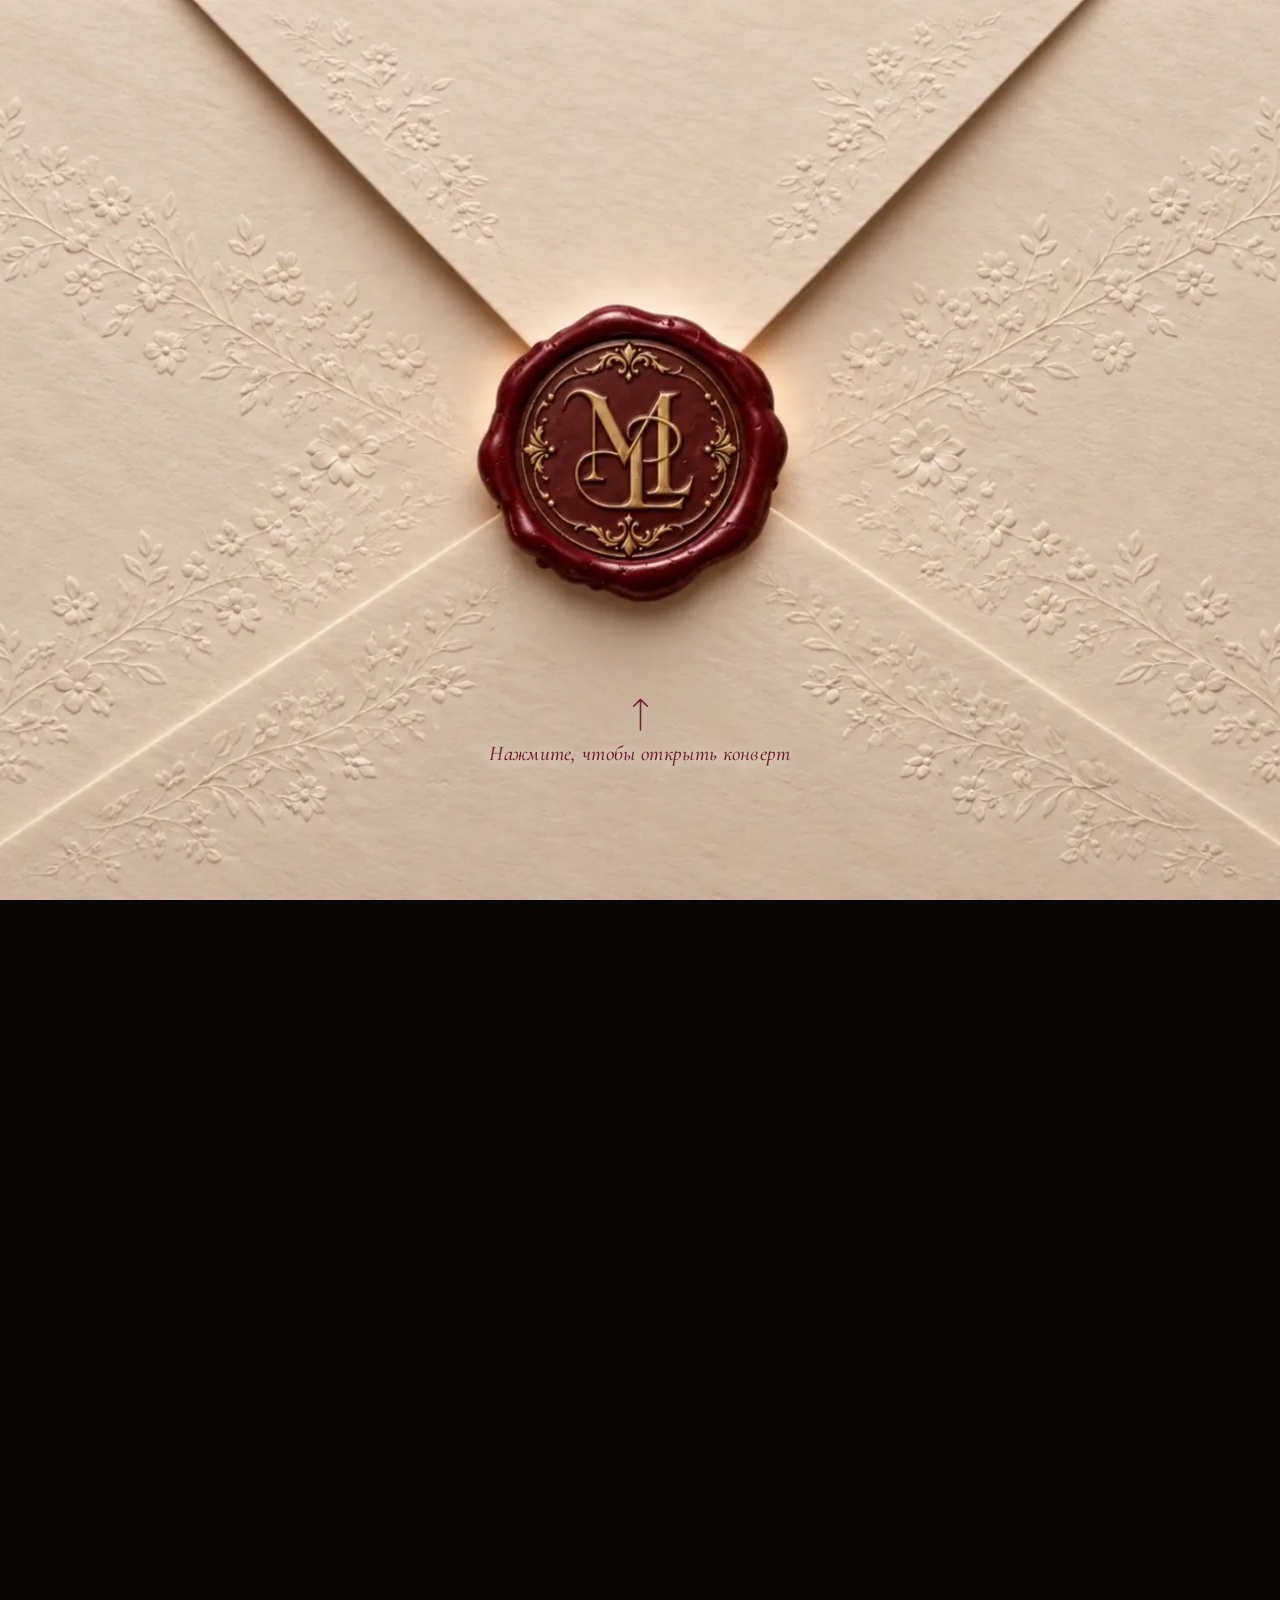
<file: index.html>
<!doctype html>
<html lang="ru">
<head>
  <meta charset="utf-8">
  <meta name="viewport" content="width=device-width,initial-scale=1,viewport-fit=cover">
  <meta name="theme-color" content="#090706">
  <meta name="description" content="Свадебное приглашение Михаила и Лианы — 21 июля 2027 года, Москва.">
  <meta name="invite-studio-release" content="V20-RESPONSIVE-CINEMATIC-OPENING">
  <meta name="rsvp-endpoint" content="">
  <title>Михаил и Лиана — 21 июля 2027</title>
  <link rel="preconnect" href="https://fonts.googleapis.com">
  <link rel="preconnect" href="https://fonts.gstatic.com" crossorigin>
  <link href="https://fonts.googleapis.com/css2?family=Cormorant+Garamond:ital,wght@0,400;0,500;0,600;1,400;1,500&family=Manrope:wght@400;500;600&display=swap" rel="stylesheet">
  <link rel="preload" as="image" href="assets/images/hero-desktop.webp" media="(min-width:821px)">
  <link rel="preload" as="image" href="assets/images/hero-mobile.webp" media="(max-width:820px)">
  <link rel="preload" as="image" href="assets/images/envelope-video-poster-desktop-v20.webp" media="(min-width:821px)">
  <link rel="preload" as="image" href="assets/images/envelope-video-poster-v19.webp" media="(max-width:820px)">
  <link rel="preload" as="video" href="assets/video/envelope-opening-desktop-v20.mp4" type="video/mp4" media="(min-width:821px)">
  <link rel="preload" as="video" href="assets/video/envelope-opening-v19.mp4" type="video/mp4" media="(max-width:820px)">
  <link rel="stylesheet" href="assets/v12.css?v=20">
</head>
<body class="is-locked">
  <div class="boot" id="boot" aria-hidden="true"><span>M</span><i></i><span>L</span></div>

  <button class="music-control" id="musicBtn" type="button" aria-label="Включить музыку" aria-pressed="false">
    <span class="music-icon" aria-hidden="true">♪</span>
    <span class="music-wave" aria-hidden="true"><i></i><i></i><i></i></span>
  </button>
  <audio id="music" src="https://upload.wikimedia.org/wikipedia/commons/transcoded/b/b7/Gymnopedie_No._1..ogg/Gymnopedie_No._1..ogg.mp3" loop preload="none"></audio>

  <section class="opening video-opening" id="opening" aria-label="Открытие свадебного приглашения">
    <div class="opening-video-stage" aria-hidden="true">
      <video class="opening-video" id="openingVideo" playsinline muted preload="auto" disablepictureinpicture
        data-desktop-src="assets/video/envelope-opening-desktop-v20.mp4"
        data-mobile-src="assets/video/envelope-opening-v19.mp4"
        data-desktop-poster="assets/images/envelope-video-poster-desktop-v20.webp"
        data-mobile-poster="assets/images/envelope-video-poster-v19.webp"></video>
    </div>
    <div class="opening-whiteout" aria-hidden="true"></div>
    <button class="opening-play" id="seal" type="button" aria-label="Открыть приглашение" aria-describedby="openingHint"></button>
    <div class="opening-hint" id="openingHint">
      <svg viewBox="0 0 34 46" aria-hidden="true"><path d="M17 43V7M9 15l8-8 8 8"/></svg>
      <span>Нажмите, чтобы открыть конверт</span>
    </div>
  </section>

  <main class="site" id="site" aria-hidden="true" inert>
    <section class="hero" id="hero">
      <picture class="hero-media">
        <source media="(max-width:820px)" srcset="assets/images/hero-mobile.webp">
        <img src="assets/images/hero-desktop.webp" alt="Вечерняя свадебная площадка с дворцовой архитектурой, свечами и цветами">
      </picture>
      <div class="hero-overlay" aria-hidden="true"></div>

      <header class="hero-header">
        <a class="monogram" href="#hero" aria-label="В начало страницы"><span>M</span><i></i><span>L</span></a>
        <nav class="desktop-nav" aria-label="Основная навигация">
          <a href="#invitation">Приглашение</a><a href="#program">Программа</a><a href="#venue">Место</a><a href="#details">Детали</a><a href="#rsvp">RSVP</a>
        </nav>
        <button class="menu-toggle" id="menuToggle" type="button" aria-label="Открыть меню" aria-expanded="false" aria-controls="mobileMenu"><span></span><span></span></button>
      </header>

      <div class="mobile-menu" id="mobileMenu" hidden>
        <nav aria-label="Мобильная навигация">
          <a href="#invitation">Приглашение</a><a href="#program">Программа</a><a href="#venue">Место проведения</a><a href="#details">Важные детали</a><a href="#rsvp">Подтвердить участие</a>
        </nav>
      </div>

      <div class="hero-copy">
        <p class="hero-date">21 июля 2027 <span></span> Москва</p>
        <h1><span>Михаил</span><em>и</em><span>Лиана</span></h1>
        <p class="hero-lead">День, когда начинается<br>наша вечность</p>
        <div class="hero-actions">
          <a class="button button-light" href="#invitation">Смотреть приглашение <span aria-hidden="true">↓</span></a>
          <a class="button button-outline" href="#rsvp">Подтвердить участие</a>
        </div>
      </div>

      <div class="hero-foot"><span>Ресторан-дворец «Турандот»</span><a href="#invitation">Листайте вниз <i aria-hidden="true">↓</i></a></div>
    </section>

    <section class="paper-section invitation reveal-on-scroll" id="invitation">
      <div class="invitation-copy">
        <p class="eyebrow eyebrow-dark">Приглашение</p>
        <h2>Дорогие<br><em>родные и друзья</em></h2>
        <p>Мы будем бесконечно счастливы разделить с вами самый важный день в нашей жизни. Приглашаем вас на свадьбу, которая состоится <strong>21 июля 2027 года.</strong></p>
        <div class="signature">Михаил <i>&</i> Лиана</div>
      </div>
      <div class="countdown-panel">
        <p class="eyebrow">До свадьбы осталось</p>
        <div class="counter" aria-label="Обратный отсчёт до свадьбы">
          <div><strong id="d">0</strong><span id="dLabel">дней</span></div><div><strong id="h">00</strong><span id="hLabel">часов</span></div><div><strong id="m">00</strong><span id="mLabel">минут</span></div><div><strong id="s">00</strong><span id="sLabel">секунд</span></div>
        </div>
        <blockquote>«Большие истории начинаются<br>с правильных людей»</blockquote>
      </div>
    </section>

    <section class="dark-section program reveal-on-scroll" id="program">
      <div class="section-heading">
        <div><p class="eyebrow">21 июля 2027 · Москва</p><h2>Программа<br>дня</h2></div>
        <p>Один красивый вечер — от первой встречи до танцев под любимую музыку. Без лишней суеты, с тёплыми разговорами и людьми, которых мы любим.</p>
      </div>
      <div class="timeline">
        <div class="time-row"><time>17:00</time><strong>Сбор гостей</strong><span>Welcome drink</span></div><div class="time-row"><time>17:30</time><strong>Церемония</strong><span>Главный момент</span></div><div class="time-row"><time>18:15</time><strong>Фотосессия</strong><span>Время для памяти</span></div><div class="time-row"><time>19:00</time><strong>Ужин</strong><span>Тосты и разговоры</span></div><div class="time-row"><time>21:00</time><strong>Торт</strong><span>Сладкая пауза</span></div><div class="time-row"><time>21:30</time><strong>Вечеринка</strong><span>Танцы до ночи</span></div>
      </div>
    </section>

    <section class="venue reveal-on-scroll" id="venue">
      <div class="venue-copy">
        <p class="eyebrow">Место проведения · Москва</p><h2>Турандот</h2>
        <p>Торжественный вечер пройдёт в ресторане-дворце «Турандот» — среди парадных залов, золочёной лепнины и мягкого вечернего света.</p>
        <address>Москва, Тверской бульвар, 26</address><p class="muted">Сбор гостей начинается в 17:00.</p>
        <a class="button button-outline" href="https://yandex.ru/maps/?text=%D0%A2%D1%83%D1%80%D0%B0%D0%BD%D0%B4%D0%BE%D1%82%20%D0%A2%D0%B2%D0%B5%D1%80%D1%81%D0%BA%D0%BE%D0%B9%20%D0%B1%D1%83%D0%BB%D1%8C%D0%B2%D0%B0%D1%80%2026" target="_blank" rel="noopener">Открыть карту <span aria-hidden="true">↗</span></a>
      </div>
      <figure class="venue-media"><img src="assets/images/venue-interior.webp" alt="Торжественный зал со свечами, цветами и сервированным свадебным столом"><figcaption>Ресторан-дворец «Турандот»</figcaption></figure>
    </section>

    <section class="paper-section details reveal-on-scroll" id="details">
      <div class="details-heading"><p class="eyebrow eyebrow-dark">Чтобы вам было удобно</p><h2>Важные детали</h2></div>
      <div class="details-grid">
        <article><span>01</span><h3>Подарки</h3><p>Ваше присутствие — лучший подарок. Если захотите порадовать нас дополнительно, будем благодарны вкладу в нашу семейную мечту.</p></article>
        <article><span>02</span><h3>Трансфер</h3><p>Для гостей будет организован трансфер. Точное время и точки отправления сообщим ближе к дате.</p></article>
        <article><span>03</span><h3>Проживание</h3><p>Гостям из других городов поможем подобрать удобные варианты рядом с площадкой.</p></article>
        <article><span>04</span><h3>Дресс-код</h3><p>Cocktail Attire / Black Tie. Приветствуются глубокие тёмные и спокойные оттенки.</p></article>
      </div>
    </section>

    <section class="rsvp reveal-on-scroll" id="rsvp">
      <div class="rsvp-mark" aria-hidden="true"><img src="assets/images/wax-seal-ml.webp" alt=""></div>
      <div class="rsvp-copy">
        <p class="eyebrow">До 1 мая 2027</p><h2>RSVP</h2>
        <p>Пожалуйста, подтвердите присутствие. Это поможет нам идеально подготовить этот вечер.</p>
        <button class="button button-gold" id="rsvpBtn" type="button">Ответить</button>
      </div>
    </section>

    <footer><span>M <i>|</i> L</span><p>21 июля 2027 · Москва</p></footer>
  </main>

  <div class="modal" id="modal" hidden>
    <div class="modal-backdrop" data-close aria-hidden="true"></div>
    <div class="modal-card" role="dialog" aria-modal="true" aria-labelledby="modalTitle" aria-describedby="modalIntro">
      <button class="modal-close" type="button" data-close aria-label="Закрыть форму">×</button>
      <p class="eyebrow eyebrow-dark">RSVP</p><h2 id="modalTitle">Подтвердить участие</h2>
      <p class="modal-intro" id="modalIntro">Заполните короткую форму — это займёт меньше минуты.</p>
      <form class="rsvp-form" id="rsvpForm" novalidate>
        <label><span>Ваше имя *</span><input name="name" autocomplete="name" required placeholder="Например, Анна Смирнова"><small class="field-error"></small></label>
        <label><span>Вы будете с нами?</span><select name="attend"><option value="yes">Да, с радостью</option><option value="no">К сожалению, не смогу</option></select></label>
        <label><span>Количество гостей</span><select name="guests"><option value="1">1</option><option value="2">2</option><option value="3">3</option><option value="4">4</option></select></label>
        <label><span>Любимая песня</span><input name="song" placeholder="Артист — трек"></label>
        <label><span>Комментарий</span><textarea name="comment" placeholder="Пожелания или важные детали"></textarea></label>
        <button class="submit-button" type="submit"><span>Отправить ответ</span><i aria-hidden="true">→</i></button>
        <p class="form-note" id="formNote">Демонстрационная форма: ответ сохранится на этом устройстве.</p>
        <div class="form-status" id="status" role="status" aria-live="polite"></div>
      </form>
    </div>
  </div>

  <script src="assets/v12.js?v=22"></script>
</body>
</html>
</file>
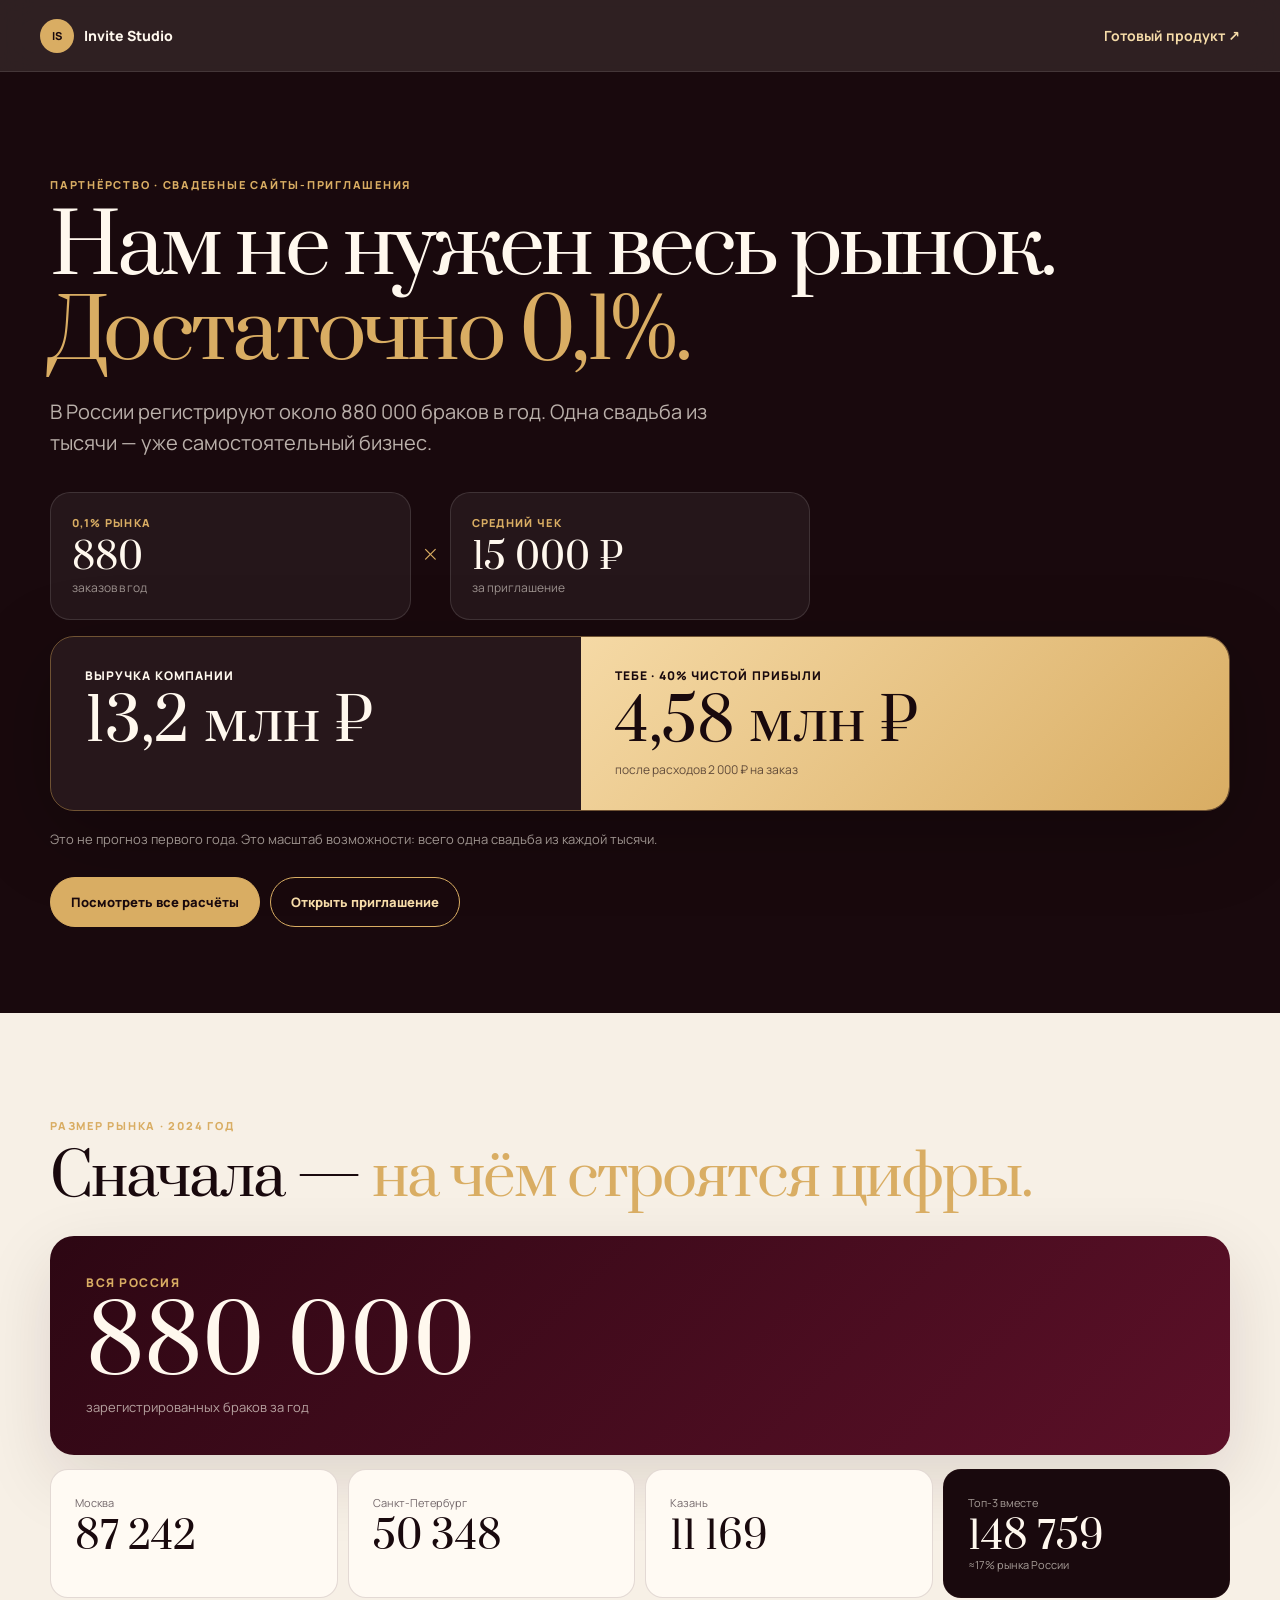
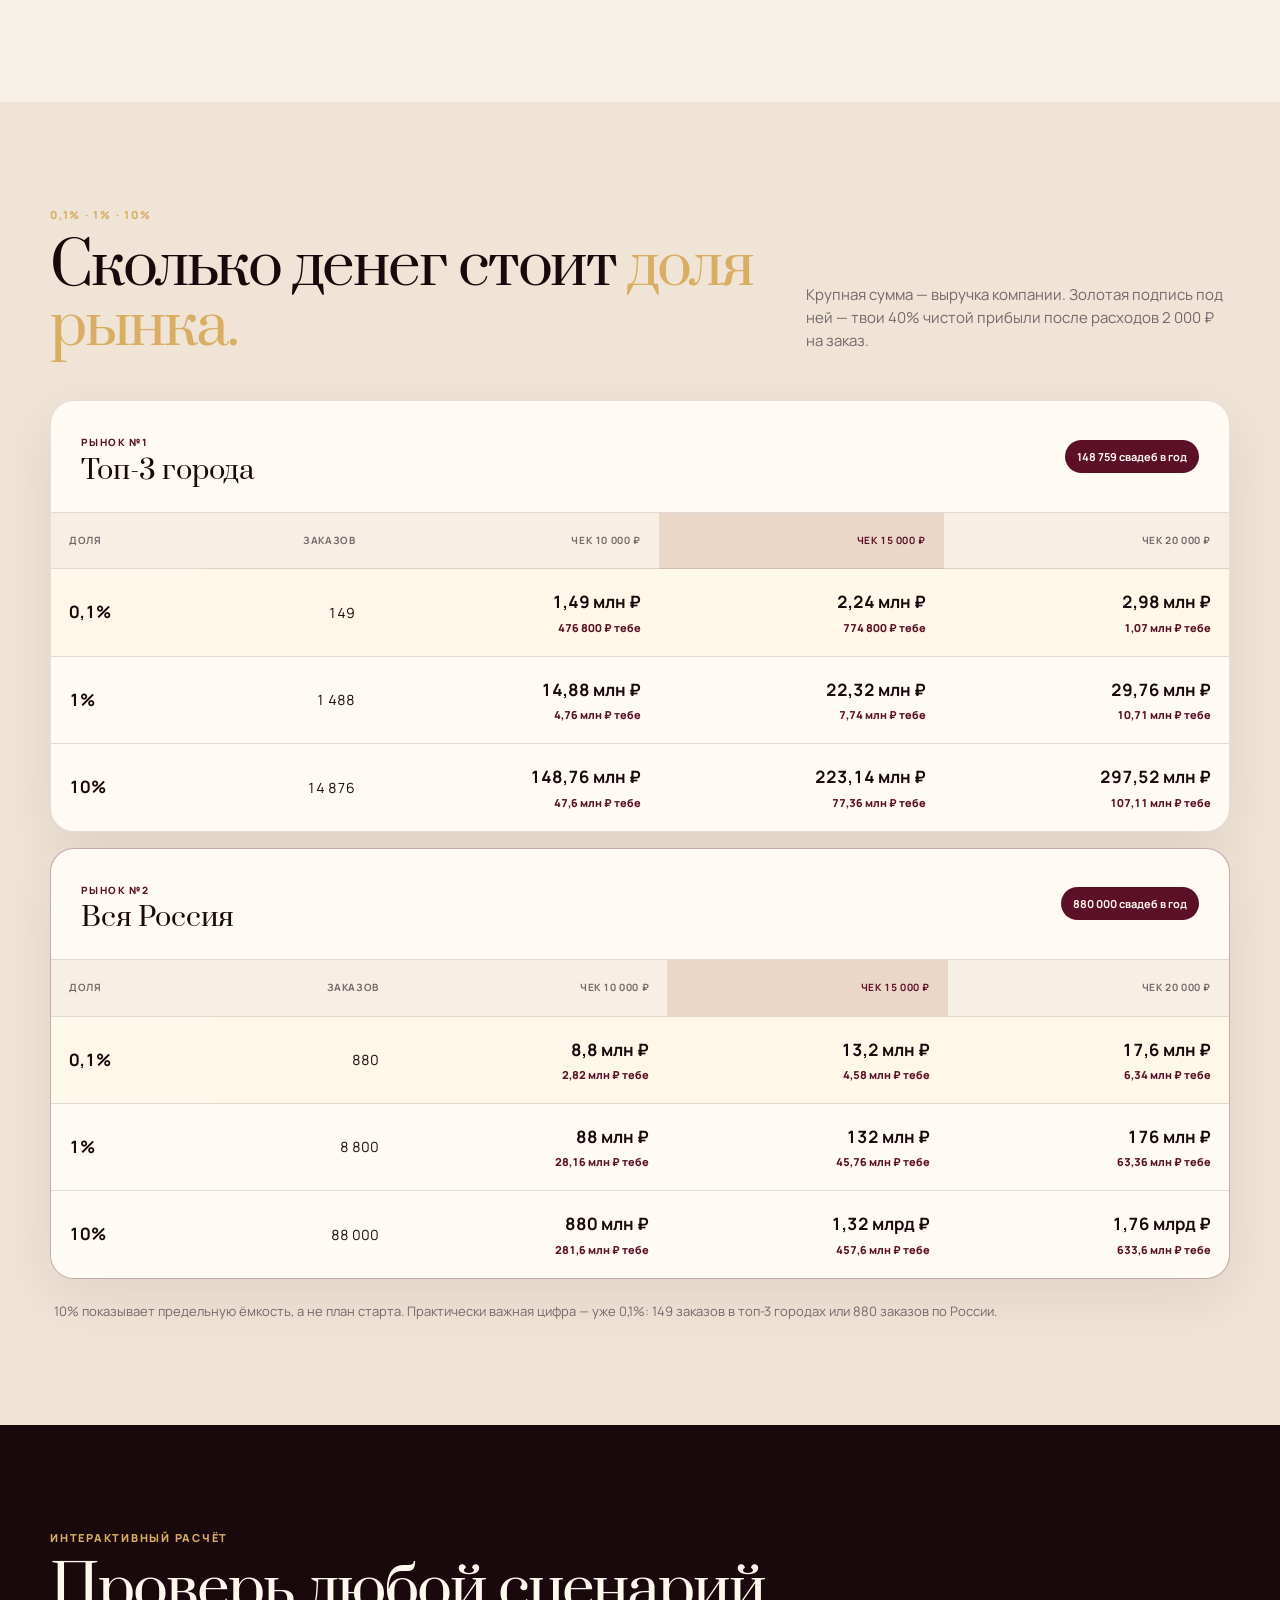
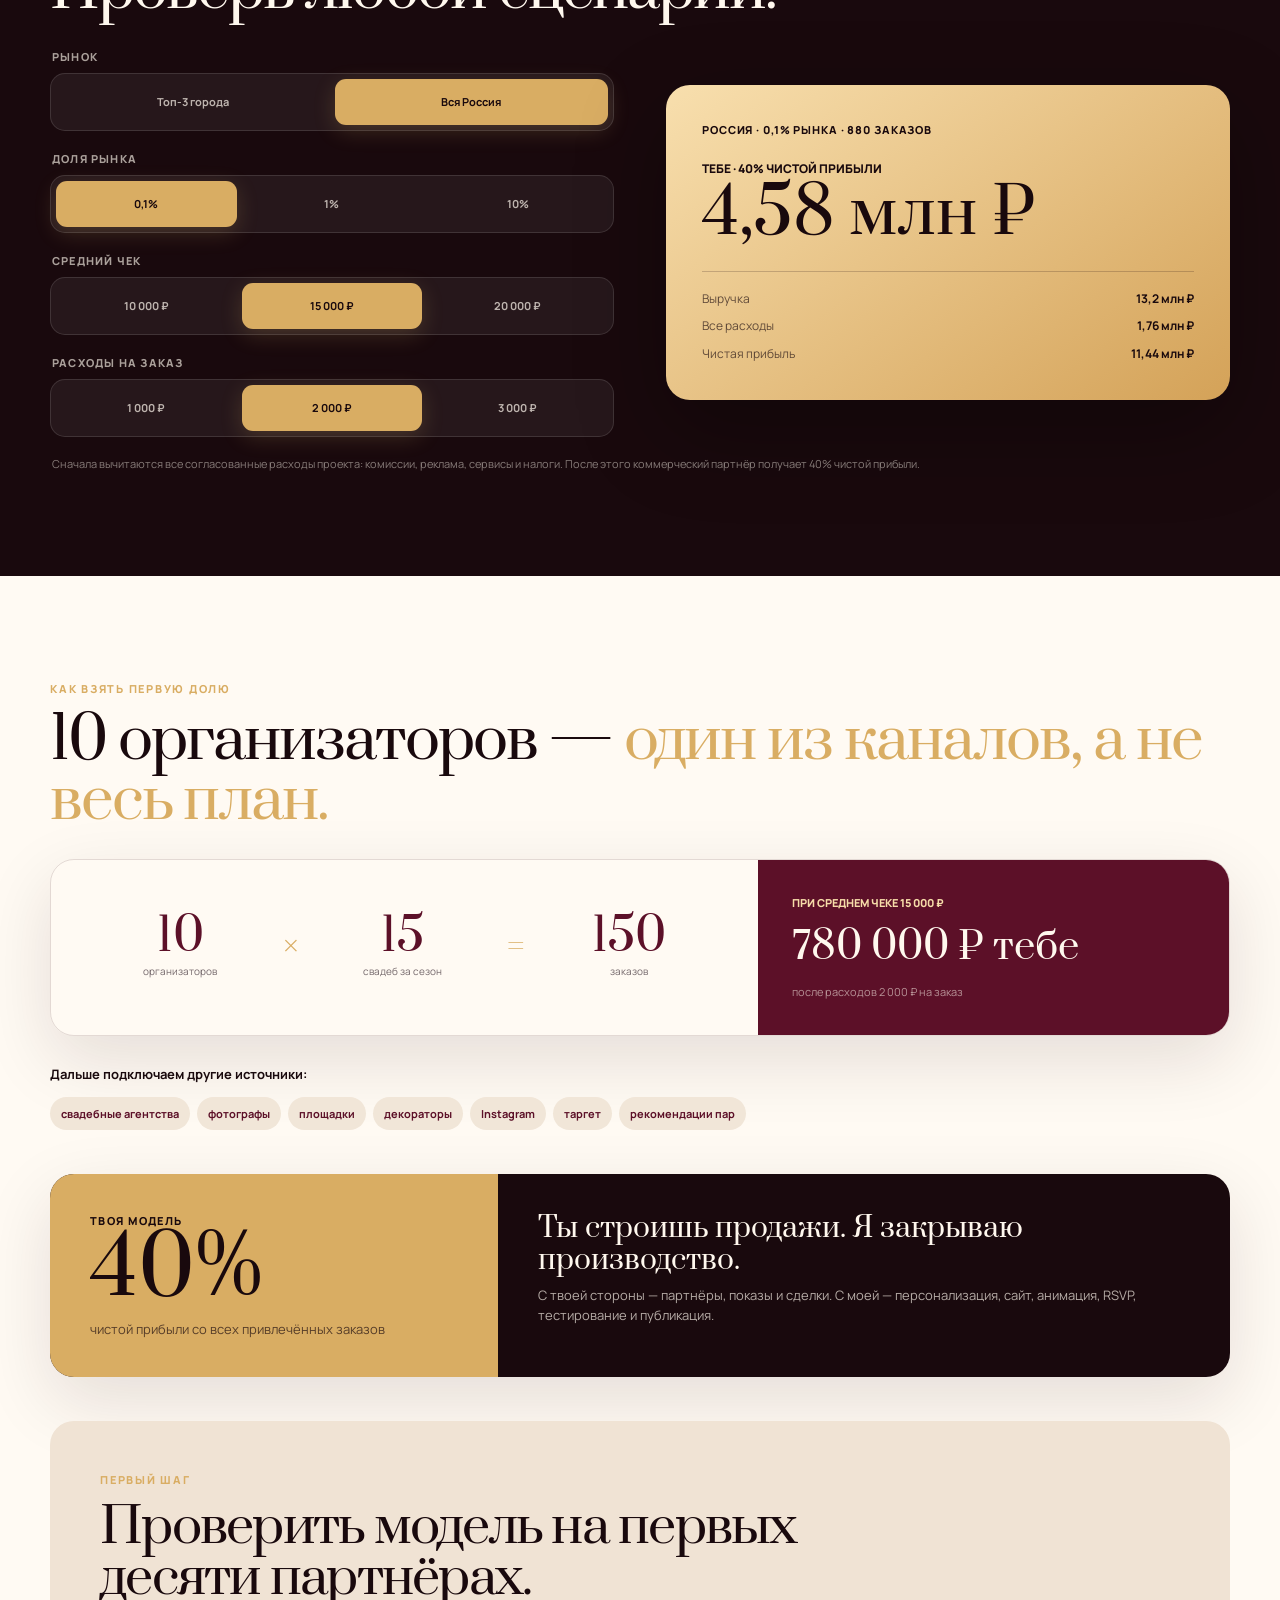
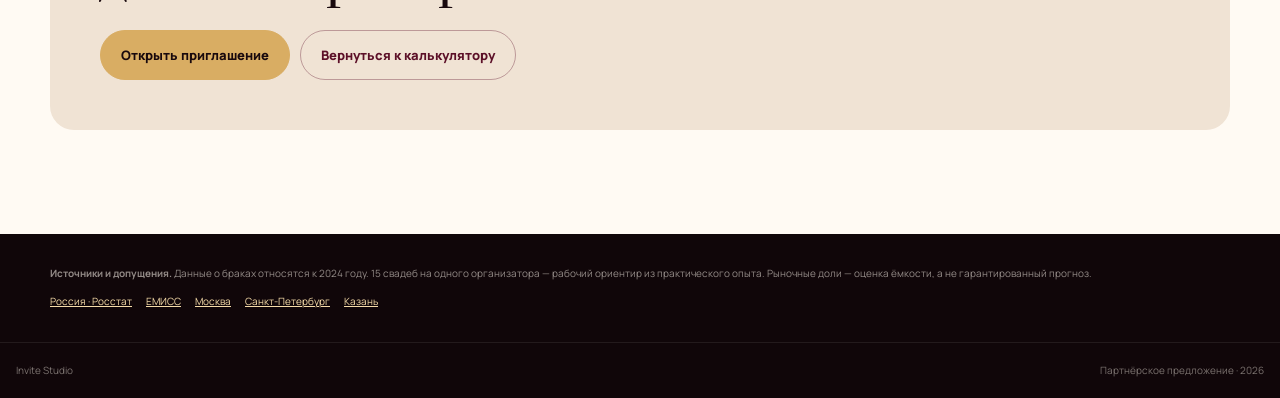
<file: partner/index.html>
<!doctype html>
<html lang="ru">
<head>
  <meta charset="utf-8">
  <meta name="viewport" content="width=device-width, initial-scale=1">
  <meta name="description" content="Партнёрское предложение Invite Studio: рынок свадебных сайтов-приглашений и потенциальный доход партнёра.">
  <meta name="theme-color" content="#12070a">
  <title>Invite Studio — партнёрское предложение</title>
  <link rel="icon" type="image/svg+xml" href="data:image/svg+xml,%3Csvg xmlns='http://www.w3.org/2000/svg' viewBox='0 0 64 64'%3E%3Crect width='64' height='64' rx='16' fill='%2312070a'/%3E%3Cpath d='M16 20h32v24H16z' fill='none' stroke='%23e2bd78' stroke-width='3'/%3E%3Cpath d='m17 21 15 13 15-13' fill='none' stroke='%23e2bd78' stroke-width='3'/%3E%3C/svg%3E">
  <link rel="stylesheet" href="styles.css?v=4">
</head>
<body>
  <header class="topbar">
    <a class="brand" href="#top" aria-label="Invite Studio — наверх"><span>IS</span>Invite Studio</a>
    <a class="product-link" href="../" target="_blank" rel="noopener">Готовый продукт ↗</a>
  </header>

  <main id="top">
    <section class="hero dark-section">
      <div class="section-shell">
        <p class="eyebrow">Партнёрство · свадебные сайты-приглашения</p>
        <h1>Нам не нужен весь рынок.<br><em>Достаточно 0,1%.</em></h1>
        <p class="hero-lead">В России регистрируют около 880 000 браков в год. Одна свадьба из тысячи — уже самостоятельный бизнес.</p>

        <div class="hero-math" aria-label="Потенциал при доле 0,1 процента рынка России">
          <div><span>0,1% рынка</span><strong>880</strong><small>заказов в год</small></div>
          <i aria-hidden="true">×</i>
          <div><span>Средний чек</span><strong>15 000 ₽</strong><small>за приглашение</small></div>
        </div>

        <article class="hero-result">
          <div>
            <span>Выручка компании</span>
            <strong>13,2 млн ₽</strong>
          </div>
          <div class="partner-income">
            <span>Тебе · 40% чистой прибыли</span>
            <strong>4,58 млн ₽</strong>
            <small>после расходов 2 000 ₽ на заказ</small>
          </div>
        </article>

        <p class="hero-note">Это не прогноз первого года. Это масштаб возможности: всего одна свадьба из каждой тысячи.</p>
        <div class="hero-actions">
          <a class="primary-button" href="#market">Посмотреть все расчёты</a>
          <a class="secondary-button" href="../" target="_blank" rel="noopener">Открыть приглашение</a>
        </div>
      </div>
    </section>

    <section class="market-section" id="market">
      <div class="section-shell">
        <p class="eyebrow">Размер рынка · 2024 год</p>
        <h2>Сначала — <em>на чём строятся цифры.</em></h2>

        <div class="market-total">
          <span>Вся Россия</span>
          <strong>880 000</strong>
          <small>зарегистрированных браков за год</small>
        </div>

        <div class="city-grid" aria-label="Количество браков в трёх крупнейших городских рынках">
          <article><span>Москва</span><strong>87 242</strong></article>
          <article><span>Санкт-Петербург</span><strong>50 348</strong></article>
          <article><span>Казань</span><strong>11 169</strong></article>
          <article class="city-total"><span>Топ-3 вместе</span><strong>148 759</strong><small>≈17% рынка России</small></article>
        </div>
      </div>
    </section>

    <section class="tables-section">
      <div class="section-shell">
        <div class="section-heading">
          <div><p class="eyebrow">0,1% · 1% · 10%</p><h2>Сколько денег стоит <em>доля рынка.</em></h2></div>
          <p>Крупная сумма — выручка компании. Золотая подпись под ней — твои 40% чистой прибыли после расходов 2 000 ₽ на заказ.</p>
        </div>

        <article class="market-table-card">
          <div class="table-title"><div><span>Рынок №1</span><h3>Топ-3 города</h3></div><strong>148 759 свадеб в год</strong></div>
          <div class="table-scroll">
            <table>
              <thead><tr><th>Доля</th><th>Заказов</th><th>Чек 10 000 ₽</th><th class="recommended">Чек 15 000 ₽</th><th>Чек 20 000 ₽</th></tr></thead>
              <tbody id="top3Table"></tbody>
            </table>
          </div>
          <p class="scroll-hint">Проведи таблицу влево, чтобы увидеть все тарифы →</p>
        </article>

        <article class="market-table-card featured-table">
          <div class="table-title"><div><span>Рынок №2</span><h3>Вся Россия</h3></div><strong>880 000 свадеб в год</strong></div>
          <div class="table-scroll">
            <table>
              <thead><tr><th>Доля</th><th>Заказов</th><th>Чек 10 000 ₽</th><th class="recommended">Чек 15 000 ₽</th><th>Чек 20 000 ₽</th></tr></thead>
              <tbody id="russiaTable"></tbody>
            </table>
          </div>
          <p class="scroll-hint">Проведи таблицу влево, чтобы увидеть все тарифы →</p>
        </article>

        <p class="table-note">10% показывает предельную ёмкость, а не план старта. Практически важная цифра — уже 0,1%: 149 заказов в топ-3 городах или 880 заказов по России.</p>
      </div>
    </section>

    <section class="calculator-section dark-section" id="calculator">
      <div class="section-shell">
        <p class="eyebrow">Интерактивный расчёт</p>
        <h2>Проверь любой сценарий.</h2>

        <div class="calculator">
          <div class="controls">
            <fieldset>
              <legend>Рынок</legend>
              <div class="segmented market-control" data-control="market">
                <button type="button" data-value="top3" aria-pressed="false">Топ-3 города</button>
                <button type="button" data-value="russia" class="active" aria-pressed="true">Вся Россия</button>
              </div>
            </fieldset>
            <fieldset>
              <legend>Доля рынка</legend>
              <div class="segmented" data-control="share">
                <button type="button" data-value="0.1" class="active" aria-pressed="true">0,1%</button>
                <button type="button" data-value="1" aria-pressed="false">1%</button>
                <button type="button" data-value="10" aria-pressed="false">10%</button>
              </div>
            </fieldset>
            <fieldset>
              <legend>Средний чек</legend>
              <div class="segmented" data-control="price">
                <button type="button" data-value="10000" aria-pressed="false">10 000 ₽</button>
                <button type="button" data-value="15000" class="active" aria-pressed="true">15 000 ₽</button>
                <button type="button" data-value="20000" aria-pressed="false">20 000 ₽</button>
              </div>
            </fieldset>
            <fieldset>
              <legend>Расходы на заказ</legend>
              <div class="segmented" data-control="cost">
                <button type="button" data-value="1000" aria-pressed="false">1 000 ₽</button>
                <button type="button" data-value="2000" class="active" aria-pressed="true">2 000 ₽</button>
                <button type="button" data-value="3000" aria-pressed="false">3 000 ₽</button>
              </div>
            </fieldset>
          </div>

          <div class="calculator-result" aria-live="polite">
            <span id="scenarioLabel">Россия · 0,1% рынка · 880 заказов</span>
            <p>Тебе · 40% чистой прибыли</p>
            <strong id="partnerResult">4,58 млн ₽</strong>
            <div class="result-facts">
              <div><span>Выручка</span><b id="revenueResult">13,2 млн ₽</b></div>
              <div><span>Все расходы</span><b id="costResult">1,76 млн ₽</b></div>
              <div><span>Чистая прибыль</span><b id="netResult">11,44 млн ₽</b></div>
            </div>
          </div>
        </div>
        <p class="calc-note">Сначала вычитаются все согласованные расходы проекта: комиссии, реклама, сервисы и налоги. После этого коммерческий партнёр получает 40% чистой прибыли.</p>
      </div>
    </section>

    <section class="route-section">
      <div class="section-shell">
        <p class="eyebrow">Как взять первую долю</p>
        <h2>10 организаторов — <em>один из каналов, а не весь план.</em></h2>

        <div class="organizer-card">
          <div class="organizer-equation">
            <div><strong>10</strong><span>организаторов</span></div><i>×</i><div><strong>15</strong><span>свадеб за сезон</span></div><i>=</i><div><strong>150</strong><span>заказов</span></div>
          </div>
          <div class="organizer-result"><span>При среднем чеке 15 000 ₽</span><strong>780 000 ₽ тебе</strong><small>после расходов 2 000 ₽ на заказ</small></div>
        </div>

        <div class="channels">
          <p><b>Дальше подключаем другие источники:</b></p>
          <div><span>свадебные агентства</span><span>фотографы</span><span>площадки</span><span>декораторы</span><span>Instagram</span><span>таргет</span><span>рекомендации пар</span></div>
        </div>

        <div class="partnership-card">
          <div><span>Твоя модель</span><strong>40%</strong><p>чистой прибыли со всех привлечённых заказов</p></div>
          <div><h3>Ты строишь продажи. Я закрываю производство.</h3><p>С твоей стороны — партнёры, показы и сделки. С моей — персонализация, сайт, анимация, RSVP, тестирование и публикация.</p></div>
        </div>

        <div class="closing-card">
          <p class="eyebrow">Первый шаг</p>
          <h2>Проверить модель на первых десяти партнёрах.</h2>
          <div class="hero-actions"><a class="primary-button" href="../" target="_blank" rel="noopener">Открыть приглашение</a><a class="secondary-button dark-outline" href="#calculator">Вернуться к калькулятору</a></div>
        </div>
      </div>
    </section>

    <section class="sources">
      <div class="section-shell">
        <p><b>Источники и допущения.</b> Данные о браках относятся к 2024 году. 15 свадеб на одного организатора — рабочий ориентир из практического опыта. Рыночные доли — оценка ёмкости, а не гарантированный прогноз.</p>
        <div><a href="https://www.demoscope.ru/weekly/2025/01067/barom06.php" target="_blank" rel="noopener">Россия · Росстат</a><a href="https://fedstat.ru/indicator/31525" target="_blank" rel="noopener">ЕМИСС</a><a href="https://statbase.ru/data/rus-number-of-marriages-by-regions-moscow" target="_blank" rel="noopener">Москва</a><a href="https://www.family.ksp.gov.spb.ru/" target="_blank" rel="noopener">Санкт-Петербург</a><a href="https://kazan.mk.ru/social/2025/01/27/v-2024-godu-v-kazani-zaregistrirovali-brak-bolee-11-tysyach-par.html" target="_blank" rel="noopener">Казань</a></div>
      </div>
    </section>
  </main>

  <footer><span>Invite Studio</span><span>Партнёрское предложение · 2026</span></footer>
  <script src="app.js?v=4"></script>
</body>
</html>
</file>
<file: assets/v12.css>
:root{--bg:#090706;--bg-soft:#120e0b;--ink:#24170f;--paper:#efe3d0;--paper-2:#e8d8c1;--ivory:#f8efe3;--gold:#cda75f;--gold-light:#efd69c;--wine:#781f2d;--line:rgba(205,167,95,.25);--serif:"Cormorant Garamond",Georgia,serif;--sans:Manrope,Arial,sans-serif;--radius:28px;--max:1320px;--ease:cubic-bezier(.22,.74,.18,1)}
*{box-sizing:border-box}html{scroll-behavior:smooth;background:var(--bg);scroll-padding-top:20px}body{margin:0;background:radial-gradient(circle at 50% -10%,#21150f 0,transparent 26%),var(--bg);color:var(--ivory);font-family:var(--serif);overflow-x:hidden}body.is-locked{height:100svh;overflow:hidden}button,input,select,textarea{font:inherit}button,a{-webkit-tap-highlight-color:transparent}button{cursor:pointer}a{color:inherit;text-decoration:none}img{display:block;max-width:100%}[hidden]{display:none!important}::selection{background:var(--gold);color:var(--ink)}
.boot{position:fixed;z-index:500;inset:0;display:flex;align-items:center;justify-content:center;gap:18px;background:#080605;transition:opacity .55s ease,visibility .55s ease}.boot span{font-size:31px;letter-spacing:.14em;color:var(--gold-light)}.boot i{display:block;width:1px;height:48px;background:linear-gradient(transparent,var(--gold),transparent)}.boot.is-hidden{opacity:0;visibility:hidden}
.music-control{position:fixed;z-index:190;top:max(18px,env(safe-area-inset-top));right:max(18px,env(safe-area-inset-right));width:54px;height:54px;border:1px solid rgba(230,194,124,.43);border-radius:50%;display:grid;place-items:center;background:rgba(8,6,5,.7);backdrop-filter:blur(12px);color:var(--gold-light);box-shadow:0 12px 36px rgba(0,0,0,.34);transition:transform .25s ease,background .25s ease}.music-control:hover{transform:scale(1.05);background:rgba(25,17,12,.86)}.music-icon{font-size:20px}.music-wave{position:absolute;bottom:9px;display:flex;align-items:end;gap:2px;height:7px}.music-wave i{width:1px;height:3px;background:currentColor}.music-control[aria-pressed=true] .music-wave i{animation:wave .75s ease-in-out infinite alternate}.music-control[aria-pressed=true] .music-wave i:nth-child(2){animation-delay:.2s}.music-control[aria-pressed=true] .music-wave i:nth-child(3){animation-delay:.4s}@keyframes wave{to{height:7px}}
.opening{position:fixed;z-index:160;inset:0;display:grid;place-items:center;overflow:hidden;background:#080605;transition:opacity .9s ease,visibility .9s ease,transform .9s var(--ease)}.opening.is-finished{opacity:0;visibility:hidden;transform:scale(1.025);pointer-events:none}.opening-background{position:absolute;inset:-3%}.opening-background img{width:100%;height:100%;object-fit:cover;filter:blur(6px) brightness(.22) saturate(.75);transform:scale(1.05)}.opening-vignette{position:absolute;inset:0;background:radial-gradient(circle at 50% 48%,rgba(114,69,28,.2),transparent 32%),linear-gradient(180deg,rgba(6,4,3,.34),rgba(6,4,3,.78))}.opening-monogram{position:absolute;z-index:3;top:max(25px,env(safe-area-inset-top));left:50%;transform:translateX(-50%);display:flex;align-items:center;gap:18px;color:var(--gold-light);font-size:32px;letter-spacing:.13em}.opening-monogram i{width:1px;height:42px;background:linear-gradient(transparent,var(--gold),transparent)}.opening-center{position:relative;z-index:4;width:min(920px,96vw);display:grid;justify-items:center;padding:76px 14px 24px}.envelope{position:relative;width:min(760px,88vw);aspect-ratio:1.43;perspective:1600px;isolation:isolate}.envelope-shadow{position:absolute;z-index:0;left:8%;right:8%;bottom:1%;height:15%;border-radius:50%;background:rgba(0,0,0,.72);filter:blur(26px);transition:transform 1s var(--ease),opacity 1s ease}.envelope>img,.envelope-piece,.envelope-piece img,.opening-card,.opening-card>img{position:absolute;inset:0;width:100%;height:100%;object-fit:contain}.envelope-open{z-index:1;opacity:0;filter:brightness(.88);transition:opacity .45s ease}.envelope-piece{z-index:4;transform-style:preserve-3d;will-change:transform,opacity,filter}.envelope-piece img{max-width:none}.envelope-left{clip-path:polygon(0 0,52% 56%,0 100%)}.envelope-right{clip-path:polygon(100% 0,48% 56%,100% 100%)}.envelope-bottom{clip-path:polygon(0 100%,50% 54%,100% 100%)}.envelope-flap{z-index:5;clip-path:polygon(0 0,100% 0,50% 58%);transform-origin:50% 7%;transition:transform .9s var(--ease),opacity .4s ease,filter .45s ease;backface-visibility:hidden}.opening-card{z-index:2;inset:6% 14% 3%;width:72%;height:91%;left:14%;opacity:0;transform:translateY(19%) scale(.88);transition:transform 1s var(--ease),opacity .45s ease,filter .45s ease;filter:brightness(.72)}.opening-card-copy{position:absolute;inset:24% 22% 21%;display:flex;flex-direction:column;align-items:center;justify-content:center;text-align:center;color:#4b2f20;opacity:0;transition:opacity .45s ease .35s}.opening-card-copy small{font:600 9px/1 var(--sans);letter-spacing:.26em;text-transform:uppercase;color:#986a30}.opening-card-copy strong{display:grid;margin:14px 0 10px;font-size:clamp(23px,3.3vw,39px);font-weight:500;line-height:.85}.opening-card-copy em{font-weight:400;color:#996326}.opening-card-copy span{font:600 9px/1 var(--sans);letter-spacing:.18em;text-transform:uppercase}.wax-seal{position:absolute;z-index:8;left:50%;top:55%;width:19%;aspect-ratio:1;transform:translate(-50%,-50%);border-radius:50%;display:grid;place-items:center;background:radial-gradient(circle at 34% 28%,#a94752 0,#7b2030 48%,#50121d 100%);border:1px solid #bc765d;color:#f2d597;box-shadow:inset 0 0 0 5px rgba(255,194,131,.08),inset 0 0 20px rgba(29,3,8,.55),0 15px 26px rgba(0,0,0,.46);transition:transform .65s var(--ease),opacity .42s ease,filter .4s ease}.wax-seal:before{content:"";position:absolute;inset:12%;border:1px solid rgba(242,213,151,.38);border-radius:50%}.wax-seal span{font-size:clamp(14px,2.2vw,25px);letter-spacing:.08em}.seal-trigger{position:absolute;z-index:12;left:50%;top:55%;width:25%;aspect-ratio:1;transform:translate(-50%,-50%);border:0;border-radius:50%;background:transparent}.seal-trigger:after{content:"";position:absolute;inset:9%;border:1px solid rgba(239,214,156,.34);border-radius:50%;animation:pulse 1.8s ease-in-out infinite}.seal-trigger:focus-visible{outline:2px solid var(--gold-light);outline-offset:8px}.light-burst{position:absolute;z-index:7;left:50%;top:55%;width:1px;height:1px;opacity:0;transition:opacity .25s ease}.light-burst i{position:absolute;left:0;top:0;width:min(40vw,320px);height:1px;transform-origin:left;background:linear-gradient(90deg,#fff2c5,#df9d42 42%,transparent);filter:drop-shadow(0 0 5px #f5b654);transform:rotate(var(--r)) scaleX(0);transition:transform .7s var(--ease)}.light-burst i:nth-child(1){--r:35deg}.light-burst i:nth-child(2){--r:145deg}.light-burst i:nth-child(3){--r:215deg}.light-burst i:nth-child(4){--r:325deg}.sparkles{position:absolute;z-index:11;left:50%;top:55%;width:1px;height:1px}.sparkles i{position:absolute;width:4px;height:4px;border-radius:50%;background:#f5ca71;box-shadow:0 0 9px #e7a544;opacity:0;animation:spark 1.3s ease-out forwards}.opening-instruction{display:grid;justify-items:center;gap:7px;margin-top:4px;text-align:center}.opening-instruction strong{font:500 clamp(12px,1.4vw,16px)/1.2 var(--sans);letter-spacing:.24em;text-transform:uppercase;color:var(--gold-light)}.opening-instruction span{font:500 10px/1.4 var(--sans);letter-spacing:.16em;text-transform:uppercase;color:rgba(248,239,227,.55)}.skip-opening{margin-top:11px;padding:9px 14px;border:1px solid rgba(205,167,95,.18);border-radius:999px;background:transparent;color:rgba(248,239,227,.48);font:500 10px/1 var(--sans);letter-spacing:.08em}.opening.is-reacting .wax-seal{filter:brightness(1.3) saturate(1.13);transform:translate(-50%,-50%) scale(1.06)}.opening.is-reacting .seal-trigger:after{animation:none;box-shadow:0 0 50px rgba(223,157,66,.64)}.opening.is-tracing .light-burst{opacity:1}.opening.is-tracing .light-burst i{transform:rotate(var(--r)) scaleX(1)}.opening.is-releasing .wax-seal{transform:translate(-50%,-110%) scale(.72) rotate(-8deg);opacity:0}.opening.is-opening .envelope-open{opacity:1}.opening.is-opening .envelope-flap{transform:rotateX(172deg);opacity:.18;filter:brightness(.65)}.opening.is-opening .envelope-left,.opening.is-opening .envelope-right,.opening.is-opening .envelope-bottom{filter:brightness(.86)}.opening.is-rising .opening-card{opacity:1;transform:translateY(-24%) scale(.94);filter:brightness(1)}.opening.is-rising .opening-card-copy{opacity:1}.opening.is-rising .envelope-shadow{transform:scale(.83);opacity:.52}@keyframes pulse{50%{transform:scale(1.13);opacity:.28}}@keyframes spark{0%{opacity:0;transform:translate(0,0) scale(.3)}20%{opacity:1}100%{opacity:0;transform:translate(var(--x),var(--y)) scale(.1)}}
.site{position:relative;z-index:2;padding:14px 14px 46px;opacity:0;transform:translateY(18px);pointer-events:none;transition:opacity .8s ease,transform .8s var(--ease)}.site.is-ready{opacity:1;transform:none;pointer-events:auto}.site:before{content:"";position:fixed;z-index:-1;inset:0;pointer-events:none;background:radial-gradient(circle,rgba(205,167,95,.4) 0 1px,transparent 1.4px) 0 0/84px 84px;mask-image:linear-gradient(#000,transparent 72%);opacity:.11}.hero,.paper-section,.dark-section,.venue,.rsvp{width:min(var(--max),calc(100vw - 28px));margin:0 auto 22px;border:1px solid var(--line);border-radius:var(--radius);overflow:hidden;box-shadow:0 30px 85px rgba(0,0,0,.35)}
.hero{position:relative;min-height:min(92svh,880px);background:#0d0a08}.hero-media,.hero-media img{position:absolute;inset:0;width:100%;height:100%}.hero-media img{object-fit:cover;object-position:center}.hero-overlay{position:absolute;inset:0;background:linear-gradient(90deg,rgba(8,6,5,.93) 0,rgba(8,6,5,.7) 30%,rgba(8,6,5,.12) 67%),linear-gradient(180deg,rgba(4,3,2,.56) 0,transparent 24%,transparent 65%,rgba(4,3,2,.72) 100%)}.hero-header{position:absolute;z-index:6;top:0;left:0;right:0;display:grid;grid-template-columns:auto 1fr 70px;align-items:center;min-height:88px;padding:0 34px;border-bottom:1px solid rgba(242,214,156,.16);background:linear-gradient(180deg,rgba(4,3,2,.5),transparent)}.monogram{display:flex;align-items:center;gap:13px;color:var(--gold-light);font-size:27px;letter-spacing:.1em}.monogram i{width:1px;height:39px;background:linear-gradient(transparent,var(--gold),transparent)}.desktop-nav{justify-self:center;display:flex;align-items:center;gap:clamp(20px,2.7vw,42px);padding-right:46px}.desktop-nav a{position:relative;font:600 10px/1 var(--sans);letter-spacing:.15em;text-transform:uppercase;color:rgba(248,239,227,.78);transition:color .25s ease}.desktop-nav a:after{content:"";position:absolute;left:0;right:100%;bottom:-10px;height:1px;background:var(--gold);transition:right .28s ease}.desktop-nav a:hover{color:var(--gold-light)}.desktop-nav a:hover:after{right:0}.menu-toggle{display:none}.mobile-menu{display:none}.hero-copy{position:absolute;z-index:5;left:clamp(34px,6vw,82px);top:50%;transform:translateY(-43%);width:min(540px,46vw)}.hero-date{display:flex;align-items:center;gap:12px;margin:0 0 22px;font:600 11px/1.4 var(--sans);letter-spacing:.2em;text-transform:uppercase;color:var(--gold-light)}.hero-date span{width:34px;height:1px;background:var(--gold)}.hero h1{margin:0;display:grid;width:max-content;font-size:clamp(66px,7.3vw,112px);font-weight:400;line-height:.65;letter-spacing:.005em;text-transform:uppercase;text-shadow:0 8px 32px rgba(0,0,0,.45)}.hero h1 em{margin:8px 0 3px;text-align:center;font-size:.46em;font-weight:400;text-transform:none;color:var(--gold);transform:translateX(10%)}.hero-lead{margin:28px 0 0;font:500 12px/1.8 var(--sans);letter-spacing:.2em;text-transform:uppercase;color:rgba(248,239,227,.74)}.hero-actions{display:flex;gap:12px;flex-wrap:wrap;margin-top:28px}.button{min-height:48px;padding:0 21px;border:1px solid rgba(205,167,95,.45);border-radius:999px;display:inline-flex;align-items:center;justify-content:center;gap:18px;font:600 10px/1 var(--sans);letter-spacing:.12em;text-transform:uppercase;transition:transform .25s ease,background .25s ease,color .25s ease,border-color .25s ease}.button:hover{transform:translateY(-2px)}.button-light{background:var(--paper);border-color:var(--paper);color:var(--ink)}.button-outline{background:rgba(8,6,5,.42);backdrop-filter:blur(9px);color:var(--ivory)}.button-gold{background:var(--gold);border-color:var(--gold);color:#25170d}.hero-foot{position:absolute;z-index:5;left:34px;right:34px;bottom:24px;display:flex;justify-content:space-between;align-items:center;font:500 10px/1 var(--sans);letter-spacing:.12em;text-transform:uppercase;color:rgba(248,239,227,.52)}.hero-foot a{display:flex;align-items:center;gap:12px;color:var(--gold-light)}.hero-foot i{font-style:normal;font-size:18px;animation:down 1.5s ease-in-out infinite}@keyframes down{50%{transform:translateY(5px)}}
.paper-section{background:linear-gradient(145deg,var(--paper),var(--paper-2));color:var(--ink)}.invitation{display:grid;grid-template-columns:1.08fr .92fr}.invitation-copy{position:relative;padding:clamp(42px,6vw,86px);overflow:hidden}.invitation-copy:after{content:"";position:absolute;right:-115px;bottom:-120px;width:310px;height:310px;border:1px solid rgba(104,70,42,.17);border-radius:50%;box-shadow:inset 0 0 0 22px rgba(104,70,42,.025)}.eyebrow{margin:0;font:600 10px/1.4 var(--sans);letter-spacing:.2em;text-transform:uppercase;color:var(--gold)}.eyebrow-dark{color:#8b6030}.invitation-copy h2,.venue-copy h2{margin:14px 0 24px;font-size:clamp(48px,5.8vw,84px);font-weight:400;line-height:.88}.invitation-copy h2 em{font-weight:400}.invitation-copy>p:not(.eyebrow){position:relative;z-index:1;max-width:650px;margin:0;font-size:clamp(19px,2vw,28px);line-height:1.5;color:#604736}.signature{position:relative;z-index:1;margin-top:34px;color:#8a5d31;font-size:27px;font-style:italic}.signature i{font-weight:400;color:#a07440}.countdown-panel{display:grid;align-content:center;padding:clamp(38px,5vw,70px);text-align:center;background:radial-gradient(circle at 50% 20%,rgba(128,72,26,.25),transparent 35%),#0c0907}.counter{display:grid;grid-template-columns:repeat(4,1fr);gap:12px;margin:28px 0}.counter div{aspect-ratio:1;display:grid;place-content:center;border:1px solid rgba(205,167,95,.56);border-radius:50%}.counter strong{font-size:clamp(31px,4.1vw,54px);font-weight:400;line-height:.86}.counter span{margin-top:7px;font:600 7px/1 var(--sans);letter-spacing:.1em;text-transform:uppercase;color:var(--gold)}.countdown-panel blockquote{margin:10px 0 0;color:var(--gold-light);font-size:clamp(23px,2.3vw,32px);font-style:italic;line-height:1.3}
.dark-section{padding:clamp(42px,5.5vw,76px);background:linear-gradient(150deg,#100c09,#080605)}.section-heading{display:grid;grid-template-columns:.82fr 1.18fr;gap:50px;align-items:end;margin-bottom:36px}.section-heading h2{margin:12px 0 0;font-size:clamp(62px,7.6vw,106px);font-weight:400;line-height:.78}.section-heading>p{max-width:600px;margin:0;color:rgba(248,239,227,.67);font:400 16px/1.75 var(--sans)}.timeline{border-top:1px solid var(--line)}.time-row{display:grid;grid-template-columns:115px 1fr auto;gap:24px;align-items:center;min-height:67px;border-bottom:1px solid rgba(205,167,95,.15)}.time-row time{font-size:24px;color:var(--gold-light)}.time-row strong{font-size:21px;font-weight:400}.time-row span{color:rgba(248,239,227,.49);font-size:14px;font-style:italic}
.venue{display:grid;grid-template-columns:.87fr 1.13fr;background:#0b0807}.venue-copy{display:flex;flex-direction:column;justify-content:center;padding:clamp(42px,5.5vw,76px)}.venue-copy p:not(.eyebrow){max-width:540px;margin:0 0 14px;color:rgba(248,239,227,.73);font:400 16px/1.75 var(--sans)}.venue-copy address{margin:7px 0 14px;font-size:19px;font-style:normal;color:var(--gold-light)}.venue-copy .muted{color:rgba(248,239,227,.48)!important}.venue-copy .button{align-self:flex-start;margin-top:14px}.venue-media{position:relative;min-height:630px;margin:0;overflow:hidden}.venue-media img{width:100%;height:100%;object-fit:cover}.venue-media:after{content:"";position:absolute;inset:0;background:linear-gradient(90deg,rgba(11,8,7,.62),transparent 28%)}.venue-media figcaption{position:absolute;z-index:2;right:22px;bottom:18px;color:rgba(248,239,227,.65);font-size:14px;font-style:italic}
.details{padding:clamp(42px,5.5vw,76px)}.details-heading h2{margin:13px 0 34px;font-size:clamp(60px,7.2vw,100px);font-weight:400;line-height:.85}.details-grid{display:grid;grid-template-columns:repeat(4,1fr);border-top:1px solid rgba(76,52,34,.19);border-left:1px solid rgba(76,52,34,.19)}.details-grid article{min-height:230px;padding:25px;border-right:1px solid rgba(76,52,34,.19);border-bottom:1px solid rgba(76,52,34,.19)}.details-grid article>span{font:600 9px/1 var(--sans);letter-spacing:.14em;color:#9b713f}.details-grid h3{margin:38px 0 12px;font-size:24px;font-weight:500}.details-grid p{margin:0;color:#67503d;font:400 14px/1.65 var(--sans)}
.rsvp{display:grid;grid-template-columns:.8fr 1.2fr;gap:50px;align-items:center;min-height:510px;padding:clamp(42px,6vw,86px);background:radial-gradient(circle at 20% 45%,rgba(120,31,45,.23),transparent 31%),linear-gradient(135deg,#100b09,#070504)}.rsvp-mark{position:relative;width:min(320px,66vw);aspect-ratio:1;margin:auto;border:1px solid #b78a45;border-radius:50%;display:flex;align-items:center;justify-content:center;gap:24px;background:radial-gradient(circle at 34% 28%,#a94752,#781f2d 55%,#48121b);box-shadow:inset 0 0 0 9px rgba(239,214,156,.04),inset 0 0 50px rgba(34,4,8,.4),0 28px 66px rgba(0,0,0,.4);color:#f1d38e;font-size:64px;letter-spacing:.06em}.rsvp-mark:before{content:"";position:absolute;inset:9%;border:1px solid rgba(239,214,156,.28);border-radius:50%}.rsvp-mark i{width:1px;height:80px;background:linear-gradient(transparent,var(--gold-light),transparent)}.rsvp-copy h2{margin:12px 0 21px;color:var(--gold);font-size:clamp(76px,10vw,136px);font-weight:400;line-height:.7}.rsvp-copy>p:not(.eyebrow){max-width:650px;color:rgba(248,239,227,.72);font:400 16px/1.7 var(--sans)}.rsvp-copy .button{margin-top:15px;min-width:160px}footer{width:min(var(--max),calc(100vw - 28px));margin:44px auto 0;display:flex;align-items:center;justify-content:space-between;color:rgba(248,239,227,.47)}footer span{font-size:24px;letter-spacing:.2em;color:var(--gold)}footer span i{font-style:normal;opacity:.55}footer p{font:500 9px/1 var(--sans);letter-spacing:.16em;text-transform:uppercase}
.modal{position:fixed;z-index:300;inset:0;display:grid;place-items:center;padding:16px}.modal-backdrop{position:absolute;inset:0;background:rgba(0,0,0,.78);backdrop-filter:blur(10px)}.modal-card{position:relative;z-index:1;width:min(590px,100%);max-height:min(90svh,820px);overflow:auto;padding:34px;border-radius:26px;background:linear-gradient(145deg,#f3e8d7,#e7d7c0);color:var(--ink);box-shadow:0 36px 100px rgba(0,0,0,.62)}.modal-close{position:absolute;top:13px;right:13px;width:42px;height:42px;border:1px solid rgba(67,42,26,.13);border-radius:50%;background:rgba(255,250,242,.7);color:#3f281b;font-size:25px;line-height:1}.modal-card h2{margin:8px 42px 8px 0;font-size:42px;font-weight:500;line-height:.96}.modal-intro{margin:0 0 22px;color:#654b37;font:400 14px/1.55 var(--sans)}.rsvp-form{display:grid;grid-template-columns:1fr 1fr;gap:13px}.rsvp-form label{display:grid;gap:6px}.rsvp-form label:first-child,.rsvp-form label:nth-child(4),.rsvp-form label:nth-child(5),.submit-button,.form-note,.form-status{grid-column:1/-1}.rsvp-form label>span{font:600 9px/1 var(--sans);letter-spacing:.13em;text-transform:uppercase;color:#79593f}.rsvp-form input,.rsvp-form select,.rsvp-form textarea{width:100%;min-height:47px;padding:12px 13px;border:1px solid rgba(72,47,30,.16);border-radius:11px;background:rgba(255,253,249,.8);color:#291a11;font:400 14px/1.4 var(--sans);outline:none;transition:border-color .2s ease,box-shadow .2s ease}.rsvp-form input:focus,.rsvp-form select:focus,.rsvp-form textarea:focus{border-color:#a8783c;box-shadow:0 0 0 3px rgba(168,120,60,.12)}.rsvp-form textarea{min-height:85px;resize:vertical}.field-error{min-height:0;color:#8c2031;font:500 11px/1.4 var(--sans)}.rsvp-form label.has-error input{border-color:#8c2031}.submit-button{min-height:50px;margin-top:3px;padding:0 18px;border:0;border-radius:999px;display:flex;align-items:center;justify-content:center;gap:18px;background:#29190f;color:#f5eadc;font:600 10px/1 var(--sans);letter-spacing:.12em;text-transform:uppercase}.submit-button:disabled{opacity:.55;cursor:wait}.submit-button i{font-style:normal;font-size:17px}.form-note{margin:0;color:#7b624f;font:400 11px/1.45 var(--sans)}.form-status{min-height:0;color:#724423;font:600 12px/1.5 var(--sans)}
.countdown-panel{color:var(--ivory)}
.reveal-on-scroll{opacity:0;transform:translateY(24px);transition:opacity .75s ease,transform .75s var(--ease)}.reveal-on-scroll.is-visible{opacity:1;transform:none}
@media(max-width:980px){.desktop-nav{gap:18px;padding-right:55px}.invitation,.venue,.rsvp{grid-template-columns:1fr}.venue-media{min-height:520px;order:-1}.section-heading{grid-template-columns:1fr}.rsvp{gap:30px}.rsvp-mark{width:230px}.details-grid{grid-template-columns:1fr 1fr}.hero-copy{width:min(540px,64vw)}}
@media(max-width:820px){:root{--radius:22px}.site{padding:8px 8px 38px}.hero,.paper-section,.dark-section,.venue,.rsvp{width:100%;margin-bottom:13px}.hero{min-height:max(720px,92svh)}.hero-media img{object-position:center}.hero-overlay{background:linear-gradient(180deg,rgba(6,4,3,.48) 0,rgba(6,4,3,.08) 28%,rgba(6,4,3,.55) 62%,rgba(6,4,3,.93) 100%)}.hero-header{min-height:72px;padding:0 17px;grid-template-columns:48px 1fr 48px}.monogram{grid-column:2;justify-self:center;font-size:24px}.monogram i{height:34px}.desktop-nav{display:none}.menu-toggle{display:grid;grid-column:1;grid-row:1;justify-self:start;width:44px;height:44px;padding:0;border:0;background:transparent;place-content:center;gap:7px}.menu-toggle span{display:block;width:23px;height:1px;background:var(--gold-light);transition:transform .25s ease}.menu-toggle[aria-expanded=true] span:first-child{transform:translateY(4px) rotate(45deg)}.menu-toggle[aria-expanded=true] span:last-child{transform:translateY(-4px) rotate(-45deg)}.mobile-menu{display:block;position:absolute;z-index:5;inset:72px 0 auto;background:rgba(8,6,5,.95);backdrop-filter:blur(14px);border-bottom:1px solid var(--line)}.mobile-menu nav{display:grid;padding:23px}.mobile-menu a{padding:13px 0;border-bottom:1px solid rgba(205,167,95,.13);font:500 11px/1 var(--sans);letter-spacing:.14em;text-transform:uppercase}.music-control{top:max(17px,env(safe-area-inset-top));right:max(14px,env(safe-area-inset-right));width:43px;height:43px}.hero-copy{left:22px;right:22px;top:auto;bottom:98px;width:auto;transform:none}.hero-date{margin-bottom:18px;font-size:9px}.hero h1{width:auto;font-size:clamp(54px,15.2vw,76px);line-height:.7}.hero h1 em{font-size:.4em;margin:7px 0 2px}.hero-lead{margin-top:21px;font-size:10px}.hero-actions{margin-top:22px}.hero-actions .button{flex:1;min-width:190px}.hero-foot{left:22px;right:22px;bottom:22px}.hero-foot>span{display:none}.opening-center{width:100%}.envelope{width:min(720px,96vw)}.opening-instruction{margin-top:8px}.invitation-copy,.countdown-panel,.dark-section,.venue-copy,.details,.rsvp{padding:36px 21px}.counter{gap:7px}.counter strong{font-size:clamp(28px,8vw,42px)}.venue-media{min-height:460px}.rsvp-mark{width:190px;font-size:42px}.rsvp-mark i{height:55px}}
@media(max-width:560px){.hero{min-height:max(690px,92svh)}.hero-copy{bottom:79px}.hero h1{font-size:clamp(52px,16vw,70px)}.hero-actions{display:grid}.hero-actions .button{width:100%;min-width:0}.hero-actions .button-outline{display:none}.hero-foot{bottom:18px}.opening-monogram{font-size:25px;gap:14px}.opening-monogram i{height:34px}.opening-center{padding:70px 6px 18px}.envelope{width:105vw;left:-2.5vw}.opening-instruction strong{font-size:10px}.skip-opening{font-size:9px}.invitation-copy h2,.venue-copy h2{font-size:47px}.invitation-copy>p:not(.eyebrow){font-size:20px}.counter{grid-template-columns:repeat(2,1fr);max-width:300px;margin:25px auto}.counter div{aspect-ratio:1}.section-heading h2{font-size:65px}.section-heading>p{font-size:14px}.time-row{grid-template-columns:66px 1fr;gap:12px;min-height:59px}.time-row time{font-size:18px}.time-row strong{font-size:18px}.time-row span{display:none}.venue-media{min-height:390px}.details-heading h2{font-size:61px}.details-grid{grid-template-columns:1fr}.details-grid article{min-height:0}.details-grid h3{margin-top:22px}.rsvp{min-height:560px;text-align:center}.rsvp-copy .button{width:100%}footer{width:calc(100vw - 28px);margin-top:32px;display:grid;justify-items:center;gap:12px}footer p{margin:0}.modal-card{padding:29px 17px}.modal-card h2{font-size:35px}.rsvp-form{grid-template-columns:1fr}.rsvp-form label{grid-column:1!important}}
@media(prefers-reduced-motion:reduce){html{scroll-behavior:auto}*,*:before,*:after{animation-duration:.01ms!important;animation-iteration-count:1!important;transition-duration:.01ms!important}.reveal-on-scroll{opacity:1;transform:none}}

/* V13: realistic seal and mobile typography refinements */
.wax-seal{width:24%;height:auto;aspect-ratio:1;display:block;object-fit:contain;border:0;border-radius:0;background:transparent;box-shadow:none;filter:drop-shadow(0 15px 20px rgba(0,0,0,.48));transition:transform .65s var(--ease),opacity .3s ease,filter .4s ease}
.envelope>img.wax-seal{inset:auto;left:50%;top:55%;width:24%;height:auto}
.wax-seal:before{content:none}.seal-trigger{transition:opacity .22s ease}.opening.is-releasing .seal-trigger{opacity:0;pointer-events:none}.opening.is-releasing .seal-trigger:after{box-shadow:none}.opening.is-opening .light-burst,.opening.is-rising .light-burst{opacity:0}.opening.is-opening .envelope-flap{opacity:0;visibility:hidden}
.rsvp-mark{width:min(340px,66vw);display:grid;place-items:center;border:0;border-radius:0;background:transparent;box-shadow:none}.rsvp-mark:before{content:none}.rsvp-mark img{width:100%;height:100%;object-fit:contain;filter:drop-shadow(0 28px 44px rgba(0,0,0,.5))}
.hero h1 span{display:block;max-width:100%;white-space:nowrap}
@media(max-width:820px){.hero h1{font-size:clamp(48px,14vw,64px);line-height:.72}.rsvp-mark{width:220px}.counter{max-width:320px;margin-left:auto;margin-right:auto}.counter strong{font-size:clamp(25px,7vw,34px)}}
@media(max-width:560px){.hero h1{font-size:clamp(46px,13.6vw,58px)}.counter{grid-template-columns:repeat(2,minmax(0,1fr));gap:12px;max-width:320px}.counter div{min-width:0}.rsvp-mark{width:210px}}

/* V14: clean envelope reveal and lighter mobile ornament */
.envelope-open{clip-path:inset(0 0 22% 0)}
@media(max-width:820px){.invitation-copy:after{right:-84px;bottom:-74px;width:190px;height:190px;box-shadow:inset 0 0 0 13px rgba(104,70,42,.025)}}
@media(max-width:560px){
  .envelope{width:100vw;left:0}
  .opening-card{transform:translateY(15%) scale(.78)}
  .opening-card-copy{inset:18% 18% 36%}
  .opening.is-rising .opening-card{transform:translateY(-34%) scale(.82)}
  .invitation-copy:after{right:-54px;bottom:-48px;width:132px;height:132px;box-shadow:inset 0 0 0 9px rgba(104,70,42,.025)}
}

/* V15: cinematic opening sequence */
.opening{perspective:1800px;transition:opacity 1.05s ease,visibility 1.05s ease,transform 1.2s cubic-bezier(.16,.84,.26,1),filter 1.05s ease}
.opening.is-finished{transform:scale(1.065);filter:blur(3px)}
.opening-background img{transform:scale(1.045);transition:transform 5.2s cubic-bezier(.16,.84,.26,1),filter 2.2s ease;will-change:transform,filter}
.opening-vignette{transition:opacity 1.5s ease,background 1.5s ease}
.opening-flash{position:absolute;z-index:2;inset:0;pointer-events:none;opacity:0;background:radial-gradient(circle at 50% 51%,rgba(255,239,193,.38) 0,rgba(224,166,78,.16) 12%,transparent 38%);mix-blend-mode:screen;transform:scale(.45);transition:opacity .8s ease,transform 1.1s cubic-bezier(.16,.84,.26,1)}
.envelope{transform-style:preserve-3d;transform:translateZ(0) scale(1);transition:transform .75s cubic-bezier(.16,.84,.26,1);will-change:transform}
.envelope-aura{position:absolute;z-index:0;inset:-12%;pointer-events:none;opacity:0;transform:scale(.48);filter:blur(18px);transition:opacity .8s ease,transform 1.3s cubic-bezier(.16,.84,.26,1),filter 1.1s ease}
.envelope-aura:before,.envelope-aura:after{content:"";position:absolute;inset:8%;border:1px solid rgba(239,214,156,.34);border-radius:50%;box-shadow:0 0 45px rgba(222,157,66,.24),inset 0 0 45px rgba(222,157,66,.12)}
.envelope-aura:after{inset:20%;border-color:rgba(255,240,202,.23);transform:rotate(18deg)}
.inner-glow{position:absolute;z-index:2;left:9%;right:9%;top:18%;bottom:15%;pointer-events:none;opacity:0;transform:translateY(16%) scale(.7);background:radial-gradient(ellipse at 50% 62%,rgba(255,247,213,.96) 0,rgba(235,185,95,.62) 16%,rgba(205,120,37,.2) 40%,transparent 70%);filter:blur(9px);transition:opacity .85s ease,transform 1.05s cubic-bezier(.16,.84,.26,1),filter .85s ease}
.inner-glow i{position:absolute;left:50%;bottom:28%;width:48%;height:1px;transform-origin:left;background:linear-gradient(90deg,rgba(255,244,206,.95),transparent);filter:blur(1px) drop-shadow(0 0 7px #efbd64)}
.inner-glow i:first-child{transform:rotate(205deg)}.inner-glow i:last-child{transform:rotate(335deg)}
.envelope-shadow{transition:transform 1.2s cubic-bezier(.16,.84,.26,1),opacity 1.1s ease,filter 1.1s ease}
.envelope-open{transition:opacity .75s ease,filter .9s ease}
.envelope-piece{z-index:5;transition:filter .9s ease,transform .9s cubic-bezier(.16,.84,.26,1)}
.envelope-flap{z-index:6;transition:transform .62s cubic-bezier(.33,0,.12,1),opacity .45s ease,filter .5s ease;backface-visibility:hidden}
.opening-card{z-index:3;opacity:0;transform:translate3d(0,24%,-18px) scale(.78) rotateX(5deg);transform-origin:50% 66%;filter:brightness(.66) drop-shadow(0 6px 8px rgba(0,0,0,.15));transition:transform 1.08s cubic-bezier(.16,.84,.26,1),opacity .5s ease,filter .8s ease;will-change:transform,opacity,filter}
.opening-card:after{content:"";position:absolute;inset:3% 12%;pointer-events:none;opacity:0;background:linear-gradient(112deg,transparent 28%,rgba(255,255,255,.5) 46%,transparent 62%);transform:translateX(-62%) skewX(-12deg);mix-blend-mode:screen;transition:transform 1.15s cubic-bezier(.16,.84,.26,1),opacity .3s ease}
.opening-card-copy{transition:opacity .62s ease .28s,transform .85s cubic-bezier(.16,.84,.26,1);transform:translateY(12px)}
.wax-seal{will-change:transform,opacity,filter;transition:transform .58s cubic-bezier(.16,.84,.26,1),opacity .48s ease,filter .48s ease}
.seal-trigger:after{transition:transform .45s ease,opacity .45s ease,box-shadow .45s ease}
.light-burst{transition:opacity .45s ease,transform .8s cubic-bezier(.16,.84,.26,1)}
.light-burst i{width:min(46vw,360px);transition:transform .9s cubic-bezier(.16,.84,.26,1),opacity .45s ease}
.sparkles i{width:var(--size,4px);height:var(--size,4px);animation-duration:var(--duration,1.4s);background:radial-gradient(circle,#fff7d8 0,#efbd64 48%,rgba(223,157,66,.35) 72%,transparent 74%);box-shadow:0 0 12px rgba(239,189,100,.82)}
.opening-instruction strong,.opening-instruction span{transition:opacity .22s ease,letter-spacing .6s ease,color .6s ease}
.site{filter:brightness(.7);transition:opacity 1.05s ease,transform 1.1s cubic-bezier(.16,.84,.26,1),filter 1.05s ease}.site.is-ready{filter:none}

.opening.is-reacting .envelope{transform:translateZ(0) scale(.988) rotateX(1.2deg)}
.opening.is-reacting .wax-seal{transform:translate(-50%,-47%) scale(.94);filter:brightness(1.28) saturate(1.12) drop-shadow(0 9px 13px rgba(0,0,0,.45)) drop-shadow(0 0 18px rgba(226,161,70,.32))}
.opening.is-reacting .seal-trigger:after{transform:scale(.88);opacity:.55;box-shadow:0 0 38px rgba(239,189,100,.38)}
.opening.is-tracing .opening-background img{transform:scale(1.075);filter:blur(5px) brightness(.28) saturate(.82)}
.opening.is-tracing .opening-vignette{opacity:.88}
.opening.is-tracing .opening-flash{opacity:.38;transform:scale(1)}
.opening.is-tracing .envelope{transform:translateZ(12px) scale(1.014)}
.opening.is-tracing .envelope-aura{opacity:1;transform:scale(1);filter:blur(5px)}
.opening.is-tracing .light-burst{opacity:.78;transform:scale(1.04)}
.opening.is-releasing .wax-seal{transform:translate(-50%,-92%) scale(.72) rotate(-8deg);opacity:0;filter:brightness(1.38) saturate(1.06) blur(3px) drop-shadow(0 0 18px rgba(239,189,100,.48));transition-duration:.46s,.28s,.34s}
.opening.is-releasing .seal-trigger{opacity:0;pointer-events:none}
.opening.is-releasing .light-burst{opacity:.18;transform:scale(1.14)}
.opening.is-flap-half .envelope{transform:translateZ(17px) scale(1.018) rotateX(-.8deg)}
.opening.is-flap-half .wax-seal{visibility:hidden}
.opening.is-flap-half .envelope-flap{visibility:visible;opacity:.86;transform:rotateX(78deg) translateZ(4px);filter:brightness(.94) drop-shadow(0 -9px 12px rgba(0,0,0,.17))}
.opening.is-flap-half .inner-glow{opacity:.42;transform:translateY(10%) scale(.84);filter:blur(11px)}
.opening.is-opening .envelope-open{opacity:1;filter:brightness(.94)}
.opening.is-opening .envelope-flap{visibility:hidden;opacity:0;transform:rotateX(170deg) translateZ(-2px)}
.opening.is-opening .inner-glow{opacity:1;transform:translateY(0) scale(1);filter:blur(6px)}
.opening.is-opening .opening-flash{opacity:.72;transform:scale(1.22)}
.opening.is-opening .envelope-aura{opacity:.76;transform:scale(1.12);filter:blur(11px)}
.opening.is-opening .light-burst{opacity:.08}
.opening.is-opening .envelope-left,.opening.is-opening .envelope-right,.opening.is-opening .envelope-bottom{filter:brightness(.93) drop-shadow(0 6px 10px rgba(0,0,0,.12))}
.opening.is-rising .opening-card{opacity:1;transform:translate3d(0,-31%,34px) scale(.88) rotateX(-1.4deg);filter:brightness(1) drop-shadow(0 28px 24px rgba(0,0,0,.32))}
.opening.is-rising .opening-card:after{opacity:.65;transform:translateX(68%) skewX(-12deg)}
.opening.is-rising .opening-card-copy{opacity:1;transform:translateY(0)}
.opening.is-rising .inner-glow{opacity:.82;transform:translateY(-6%) scale(1.06)}
.opening.is-rising .light-burst{opacity:0}
.opening.is-rising .envelope-shadow{transform:scale(.8) translateY(8%);opacity:.42;filter:blur(31px)}
.opening.is-settled .opening-card{transform:translate3d(0,-29%,26px) scale(.9) rotateX(0);filter:brightness(1) drop-shadow(0 23px 22px rgba(0,0,0,.28))}
.opening.is-settled .opening-card:after{opacity:0}
.opening.is-settled .opening-flash{opacity:.22;transform:scale(1.4)}
.opening.is-settled .envelope-aura{opacity:.48;transform:scale(1.18);filter:blur(16px)}

@media(max-width:820px){
  .opening-flash{background:radial-gradient(circle at 50% 47%,rgba(255,239,193,.34),rgba(224,166,78,.12) 18%,transparent 48%)}
  .envelope-aura{inset:-16% -8%}
  .light-burst i{width:min(54vw,230px)}
}
@media(max-width:560px){
  .opening-center{padding-top:76px}
  .opening-card{transform:translate3d(0,20%,-14px) scale(.68) rotateX(4deg)}
  .opening.is-rising .opening-card{transform:translate3d(0,-37%,26px) scale(.78) rotateX(-1deg)}
  .opening.is-settled .opening-card{transform:translate3d(0,-35%,22px) scale(.8) rotateX(0)}
  .inner-glow{left:4%;right:4%;top:12%;bottom:10%}
}
@media(prefers-reduced-motion:reduce){.opening-flash,.envelope-aura,.inner-glow{display:none}.site{filter:none}}

/* V16: real mobile video opening with a seamless paper-card bridge */
.opening-video-stage,.video-seal-trigger{display:none}

@media(max-width:820px){
  .opening.has-mobile-video .opening-background,
  .opening.has-mobile-video .opening-vignette,
  .opening.has-mobile-video .opening-flash{display:none}

  .opening.has-mobile-video .opening-video-stage{
    position:absolute;
    z-index:1;
    inset:0;
    display:block;
    overflow:hidden;
    background:#080605;
  }

  .opening-video{
    position:absolute;
    inset:0;
    width:100%;
    height:100%;
    object-fit:cover;
    object-position:50% 50%;
    background:#080605;
    transition:opacity .5s ease,filter .65s ease,transform 1s cubic-bezier(.16,.84,.26,1);
    will-change:opacity,filter,transform;
  }

  .video-card-bridge{
    position:absolute;
    z-index:2;
    overflow:hidden;
    opacity:0;
    border:1px solid rgba(151,119,66,.72);
    border-radius:2px;
    background:
      radial-gradient(circle at 24% 18%,rgba(255,255,255,.3),transparent 32%),
      linear-gradient(128deg,rgba(255,255,255,.14),transparent 35%,rgba(135,91,43,.035) 78%),
      #ece1cd;
    box-shadow:0 20px 42px rgba(0,0,0,.24);
    transition:
      opacity .1s linear,
      top .9s cubic-bezier(.16,.84,.26,1),
      left .9s cubic-bezier(.16,.84,.26,1),
      width .9s cubic-bezier(.16,.84,.26,1),
      height .9s cubic-bezier(.16,.84,.26,1),
      border-color .6s ease,
      border-radius .8s ease,
      box-shadow .8s ease;
    will-change:top,left,width,height,opacity;
  }

  .video-card-copy{
    position:absolute;
    inset:0;
    display:flex;
    flex-direction:column;
    align-items:center;
    justify-content:center;
    padding:clamp(28px,9vw,72px);
    text-align:center;
    color:#4a3020;
    opacity:0;
    transform:translateY(16px) scale(.98);
    transition:opacity .48s ease,transform .75s cubic-bezier(.16,.84,.26,1);
  }

  .video-card-copy:before,
  .video-card-copy:after{
    content:"";
    position:absolute;
    left:50%;
    width:min(110px,28vw);
    height:1px;
    transform:translateX(-50%) scaleX(.2);
    background:linear-gradient(90deg,transparent,#ad8244,transparent);
    opacity:0;
    transition:transform .8s ease .42s,opacity .6s ease .42s;
  }
  .video-card-copy:before{top:22%}
  .video-card-copy:after{bottom:22%}
  .video-card-copy small,
  .video-card-copy time{
    font:600 clamp(9px,2.4vw,12px)/1.4 var(--sans);
    letter-spacing:.24em;
    text-transform:uppercase;
    color:#8b6234;
  }
  .video-card-copy strong{
    display:grid;
    gap:0;
    margin:clamp(18px,4vh,34px) 0;
    font-size:clamp(52px,16vw,86px);
    font-weight:400;
    line-height:.68;
    letter-spacing:.01em;
  }
  .video-card-copy strong span{display:block;white-space:nowrap}
  .video-card-copy em{
    margin:9px 0 5px;
    color:#a17235;
    font-size:.42em;
    font-weight:400;
  }

  .opening.has-mobile-video .opening-center{
    position:absolute;
    z-index:4;
    inset:0;
    display:block;
    width:100%;
    padding:0;
    pointer-events:none;
  }
  .opening.has-mobile-video .envelope{display:none}
  .opening.has-mobile-video .opening-instruction{
    position:absolute;
    left:18px;
    right:18px;
    bottom:max(88px,calc(env(safe-area-inset-bottom) + 76px));
    margin:0;
    transition:opacity .35s ease,transform .45s ease;
  }
  .opening.has-mobile-video .skip-opening{
    position:absolute;
    left:50%;
    bottom:max(25px,calc(env(safe-area-inset-bottom) + 13px));
    margin:0;
    transform:translateX(-50%);
    pointer-events:auto;
  }
  .opening.has-mobile-video .video-seal-trigger{
    position:absolute;
    z-index:12;
    left:50%;
    top:53.2%;
    display:block;
    width:clamp(92px,28vw,132px);
    aspect-ratio:1;
    transform:translate(-50%,-50%);
    border:0;
    border-radius:50%;
    background:transparent;
  }
  .opening.has-mobile-video .video-seal-trigger:after{
    content:"";
    position:absolute;
    inset:10%;
    border:1px solid rgba(239,214,156,.42);
    border-radius:50%;
    box-shadow:0 0 28px rgba(223,157,66,.23);
    animation:pulse 1.8s ease-in-out infinite;
  }
  .opening.has-mobile-video .video-seal-trigger:focus-visible{outline:2px solid var(--gold-light);outline-offset:5px}
  .opening.has-mobile-video.is-video-playing .opening-instruction{
    opacity:0;
    transform:translateY(9px);
  }
  .opening.has-mobile-video.is-video-playing .video-seal-trigger{
    opacity:0;
    pointer-events:none;
  }
  .opening.has-mobile-video.is-video-playing .video-seal-trigger:after{animation:none}
  .opening.has-mobile-video.is-bridge-matched .video-card-bridge{opacity:1}
  .opening.has-mobile-video.is-bridging .video-card-bridge{
    top:0!important;
    left:0!important;
    width:100%!important;
    height:100%!important;
    border-color:transparent;
    border-radius:0;
    box-shadow:none;
  }
  .opening.has-mobile-video.is-bridging .video-card-copy{
    opacity:1;
    transform:translateY(0) scale(1);
    transition-delay:.22s;
  }
  .opening.has-mobile-video.is-bridging .video-card-copy:before,
  .opening.has-mobile-video.is-bridging .video-card-copy:after{
    opacity:1;
    transform:translateX(-50%) scaleX(1);
  }
  .opening.has-mobile-video.is-bridging .opening-monogram{opacity:0;transform:translateX(-50%) translateY(-8px)}
  .opening.has-mobile-video.is-bridge-dissolving .video-card-copy{
    opacity:0;
    transform:translateY(-10px) scale(1.015);
    transition-delay:0s;
  }
  .opening.has-mobile-video.is-bridge-dissolving .video-card-copy:before,
  .opening.has-mobile-video.is-bridge-dissolving .video-card-copy:after{opacity:0;transition-delay:0s}
  .opening-monogram{transition:opacity .4s ease,transform .55s cubic-bezier(.16,.84,.26,1)}
}

@media(prefers-reduced-motion:reduce){.opening-video-stage,.video-seal-trigger{display:none!important}}

/* V17: the viewport itself is the envelope — four responsive paper flaps, then light */
.fullscreen-opening{
  --meet-x:50%;
  --meet-y:48%;
  --paper-art:url("images/paper-embossed-desktop-v17.webp");
  display:block;
  overflow:hidden;
  background:transparent;
  perspective:1800px;
  transition:opacity .72s ease,visibility .72s ease;
}
.fullscreen-opening.is-finished{opacity:0;visibility:hidden;transform:none;pointer-events:none}
.fullscreen-envelope{position:absolute;inset:0;transform-style:preserve-3d;isolation:isolate}
.screen-flap{
  position:absolute;
  inset:-1px;
  background-image:linear-gradient(var(--facet-light,rgba(255,255,255,.08)),var(--facet-shade,rgba(105,70,40,.045))),var(--paper-art);
  background-position:center;
  background-size:cover;
  backface-visibility:hidden;
  transform-style:preserve-3d;
  will-change:transform,opacity,filter;
  transition:
    transform 1.18s cubic-bezier(.2,.78,.16,1),
    opacity .32s ease .8s,
    filter .8s ease;
  transition-delay:var(--flap-delay,0s),calc(var(--flap-delay,0s) + .8s),var(--flap-delay,0s);
}
.screen-flap-top{
  z-index:4;
  --facet-light:rgba(255,255,255,.16);
  --facet-shade:rgba(113,73,40,.025);
  --flap-delay:0s;
  clip-path:polygon(0 0,100% 0,var(--meet-x) var(--meet-y));
  transform-origin:50% 0;
  filter:drop-shadow(0 10px 11px rgba(74,45,28,.2));
}
.screen-flap-right{
  z-index:3;
  --facet-light:rgba(255,255,255,.035);
  --facet-shade:rgba(113,73,40,.08);
  --flap-delay:.08s;
  clip-path:polygon(100% 0,100% 100%,var(--meet-x) var(--meet-y));
  transform-origin:100% 50%;
  filter:drop-shadow(-8px 0 9px rgba(74,45,28,.17));
}
.screen-flap-bottom{
  z-index:2;
  --facet-light:rgba(255,255,255,.01);
  --facet-shade:rgba(113,73,40,.105);
  --flap-delay:.15s;
  clip-path:polygon(0 100%,100% 100%,var(--meet-x) var(--meet-y));
  transform-origin:50% 100%;
  filter:drop-shadow(0 -8px 9px rgba(74,45,28,.14));
}
.screen-flap-left{
  z-index:3;
  --facet-light:rgba(255,255,255,.08);
  --facet-shade:rgba(113,73,40,.06);
  --flap-delay:.08s;
  clip-path:polygon(0 0,var(--meet-x) var(--meet-y),0 100%);
  transform-origin:0 50%;
  filter:drop-shadow(8px 0 9px rgba(74,45,28,.17));
}
.envelope-center-glow{
  position:absolute;
  z-index:6;
  left:var(--meet-x);
  top:var(--meet-y);
  width:min(44vmin,360px);
  aspect-ratio:1;
  border-radius:50%;
  transform:translate(-50%,-50%) scale(.42);
  opacity:.28;
  background:radial-gradient(circle,rgba(255,252,226,.98) 0,rgba(244,197,104,.52) 24%,rgba(181,104,39,.12) 48%,transparent 72%);
  filter:blur(10px);
  mix-blend-mode:screen;
  transition:opacity .36s ease,transform .85s cubic-bezier(.16,.84,.26,1),filter .65s ease;
}
.envelope-rays{position:absolute;z-index:7;left:var(--meet-x);top:var(--meet-y);width:1px;height:1px;opacity:0;transition:opacity .35s ease}
.envelope-rays i{position:absolute;left:0;top:0;width:min(62vmax,980px);height:1px;transform-origin:left;background:linear-gradient(90deg,rgba(255,251,224,.94),rgba(238,179,78,.3) 28%,transparent 72%);filter:drop-shadow(0 0 7px rgba(255,222,151,.9));transform:rotate(var(--ray)) scaleX(.05);transition:transform .82s cubic-bezier(.14,.88,.22,1)}
.envelope-rays i:nth-child(1){--ray:0deg}.envelope-rays i:nth-child(2){--ray:45deg}.envelope-rays i:nth-child(3){--ray:90deg}.envelope-rays i:nth-child(4){--ray:135deg}.envelope-rays i:nth-child(5){--ray:180deg}.envelope-rays i:nth-child(6){--ray:225deg}.envelope-rays i:nth-child(7){--ray:270deg}.envelope-rays i:nth-child(8){--ray:315deg}
.envelope-sparks{position:absolute;z-index:9;left:var(--meet-x);top:var(--meet-y);width:1px;height:1px;pointer-events:none}
.fullscreen-seal{
  position:absolute;
  z-index:20;
  left:var(--meet-x);
  top:var(--meet-y);
  width:clamp(108px,12vmin,158px);
  height:auto;
  transform:translate(-50%,-50%) scale(1);
  filter:drop-shadow(0 15px 14px rgba(58,25,19,.32)) drop-shadow(0 0 13px rgba(237,166,77,.38));
  will-change:transform,opacity,filter;
  transition:transform .58s cubic-bezier(.16,.84,.26,1),opacity .4s ease,filter .4s ease;
}
.fullscreen-seal-trigger{
  position:absolute;
  z-index:24;
  left:var(--meet-x);
  top:var(--meet-y);
  width:clamp(118px,15vmin,178px);
  aspect-ratio:1;
  transform:translate(-50%,-50%);
  border:0;
  border-radius:50%;
  background:transparent;
}
.fullscreen-seal-trigger:after{
  content:"";
  position:absolute;
  inset:8%;
  border:1px solid rgba(147,79,47,.22);
  border-radius:50%;
  box-shadow:0 0 0 1px rgba(255,239,198,.2),0 0 30px rgba(205,117,51,.18);
  animation:fullscreen-seal-pulse 2s ease-in-out infinite;
}
.fullscreen-seal-trigger:focus-visible{outline:2px solid #7b2630;outline-offset:7px}
.opening-whiteout{
  position:absolute;
  z-index:30;
  inset:-18%;
  pointer-events:none;
  opacity:0;
  transform:scale(.32);
  border-radius:50%;
  background:radial-gradient(circle at var(--meet-x) var(--meet-y),#fffef5 0,#fff7d7 17%,rgba(255,232,175,.91) 31%,rgba(255,244,219,.34) 49%,transparent 69%);
  filter:blur(3px);
  mix-blend-mode:screen;
  will-change:opacity,transform;
  transition:opacity .36s ease,transform .75s cubic-bezier(.16,.84,.26,1);
}
.fullscreen-opening .skip-opening{
  position:absolute;
  z-index:40;
  left:50%;
  bottom:max(16px,calc(env(safe-area-inset-bottom) + 8px));
  margin:0;
  padding:9px 14px;
  transform:translateX(-50%);
  border-color:rgba(81,50,32,.16);
  color:rgba(73,45,29,.46);
  opacity:0;
  animation:skip-reveal .5s ease 2.4s forwards;
}
body.is-locked .music-control{opacity:0;pointer-events:none}
.music-control{transition:transform .25s ease,background .25s ease,opacity .4s ease}

.fullscreen-opening.is-seal-pressed .fullscreen-seal{transform:translate(-50%,-50%) scale(.92);filter:drop-shadow(0 8px 9px rgba(58,25,19,.34)) drop-shadow(0 0 25px rgba(237,166,77,.7)) brightness(1.1)}
.fullscreen-opening.is-seal-pressed .envelope-center-glow{opacity:.72;transform:translate(-50%,-50%) scale(.68)}
.fullscreen-opening.is-unsealing .fullscreen-seal{opacity:0;transform:translate(-50%,-58%) scale(.54);filter:blur(2px) brightness(1.36) drop-shadow(0 0 32px rgba(255,197,95,.86))}
.fullscreen-opening.is-unsealing .fullscreen-seal-trigger{opacity:0;pointer-events:none}
.fullscreen-opening.is-unsealing .fullscreen-seal-trigger:after{animation:none}
.fullscreen-opening.is-unsealing .envelope-center-glow{opacity:1;transform:translate(-50%,-50%) scale(1.18);filter:blur(7px)}
.fullscreen-opening.is-unsealing .envelope-rays{opacity:.52}
.fullscreen-opening.is-unsealing .envelope-rays i{transform:rotate(var(--ray)) scaleX(.42)}
.fullscreen-opening.is-envelope-opening .screen-flap-top{transform:rotateX(-112deg) translateZ(-18px)}
.fullscreen-opening.is-envelope-opening .screen-flap-right{transform:rotateY(-112deg) translateZ(-18px)}
.fullscreen-opening.is-envelope-opening .screen-flap-bottom{transform:rotateX(112deg) translateZ(-18px)}
.fullscreen-opening.is-envelope-opening .screen-flap-left{transform:rotateY(112deg) translateZ(-18px)}
.fullscreen-opening.is-envelope-opening .screen-flap{opacity:0;filter:brightness(1.08) drop-shadow(0 0 16px rgba(255,232,179,.28))}
.fullscreen-opening.is-flashing .envelope-center-glow{opacity:1;transform:translate(-50%,-50%) scale(2.4);filter:blur(14px)}
.fullscreen-opening.is-flashing .envelope-rays{opacity:.9}
.fullscreen-opening.is-flashing .envelope-rays i{transform:rotate(var(--ray)) scaleX(1)}
.fullscreen-opening.is-flashing .opening-whiteout{opacity:.58;transform:scale(.9)}
.fullscreen-opening.is-flash-peak .opening-whiteout{opacity:.98;transform:scale(1.18)}
.fullscreen-opening.is-flash-peak .envelope-center-glow{opacity:0;transform:translate(-50%,-50%) scale(3.1)}
.fullscreen-opening.is-revealing .opening-whiteout{opacity:0;transform:scale(1.42);transition-duration:.72s}
.fullscreen-opening.is-revealing .envelope-rays{opacity:0}

@keyframes fullscreen-seal-pulse{50%{transform:scale(1.13);opacity:.34;box-shadow:0 0 0 8px rgba(146,74,41,.04),0 0 38px rgba(205,117,51,.27)}}
@keyframes skip-reveal{to{opacity:1}}

@media(orientation:portrait){
  .fullscreen-opening{--meet-y:47%;--paper-art:url("images/paper-embossed-mobile-v17.webp")}
  .fullscreen-seal{width:clamp(94px,27vw,128px)}
  .fullscreen-seal-trigger{width:clamp(112px,33vw,148px)}
  .envelope-center-glow{width:min(58vw,270px)}
}
@media(max-width:430px){
  .fullscreen-opening{--meet-y:46.5%}
  .fullscreen-opening .skip-opening{font-size:8px;letter-spacing:.12em}
}
@media(prefers-reduced-motion:reduce){
  .fullscreen-opening .screen-flap,.fullscreen-seal,.opening-whiteout,.envelope-center-glow,.envelope-rays i{transition:none!important}
  .fullscreen-opening .skip-opening{animation:none;opacity:1}
}

/* V18: cinematic full-screen video opening and petal-to-site transition */
.video-opening{
  display:block;
  overflow:hidden;
  isolation:isolate;
  background:#eee3d3;
  transform:none;
  filter:none;
  transition:opacity .5s ease,visibility .5s ease;
}
.video-opening.is-finished{
  opacity:0;
  visibility:hidden;
  transform:none;
  filter:none;
  pointer-events:none;
}
.video-opening .opening-video-stage{
  position:absolute;
  z-index:1;
  inset:0;
  display:block;
  overflow:hidden;
  background:#eee3d3;
  opacity:1;
  transition:opacity .92s cubic-bezier(.22,.74,.18,1);
}
.video-opening .opening-video{
  position:absolute;
  inset:0;
  width:100%;
  height:100%;
  object-fit:cover;
  object-position:50% 50%;
  transform:scale(1.002);
  background:#eee3d3;
}
.video-opening .opening-whiteout{
  position:absolute;
  z-index:6;
  inset:0;
  border-radius:0;
  background:#fffaf2;
  opacity:0;
  transform:none;
  filter:none;
  mix-blend-mode:normal;
  transition:opacity .42s ease;
}
.video-opening.is-whiteout .opening-whiteout{opacity:1}
.video-opening.is-revealing .opening-video-stage{opacity:0}
.video-opening.is-revealing .opening-whiteout{
  opacity:0;
  transition-duration:.92s;
  transition-timing-function:cubic-bezier(.22,.74,.18,1);
}
.video-opening.is-skip-reveal{opacity:0}
.opening-play{
  position:absolute;
  z-index:12;
  left:50%;
  top:49%;
  width:clamp(210px,30vmin,360px);
  aspect-ratio:1;
  transform:translate(-50%,-50%);
  border:0;
  border-radius:50%;
  background:transparent;
  opacity:1;
  transition:opacity .24s ease,transform .24s ease;
}
.opening-play:after{
  content:"";
  position:absolute;
  inset:13%;
  border:1px solid rgba(255,229,183,.42);
  border-radius:50%;
  box-shadow:0 0 0 1px rgba(91,30,37,.2),0 0 30px rgba(255,220,164,.28);
  animation:video-seal-pulse 2s ease-in-out infinite;
}
.opening-play:focus-visible{outline:2px solid #7b2630;outline-offset:6px}
.video-opening.is-video-playing .opening-play{
  opacity:0;
  transform:translate(-50%,-50%) scale(.94);
  pointer-events:none;
}
.video-opening.is-video-playing .opening-play:after{animation:none}
.video-opening .skip-opening{
  position:absolute;
  z-index:14;
  left:50%;
  bottom:max(18px,calc(env(safe-area-inset-bottom) + 10px));
  margin:0;
  padding:9px 15px;
  transform:translateX(-50%);
  border-color:rgba(81,50,32,.2);
  background:rgba(255,250,242,.3);
  backdrop-filter:blur(7px);
  color:rgba(73,45,29,.58);
  opacity:0;
  animation:video-skip-reveal .45s ease 2.2s forwards;
}
.video-opening.is-whiteout .skip-opening,
.video-opening.is-revealing .skip-opening{opacity:0;pointer-events:none;animation:none}

@keyframes video-seal-pulse{50%{transform:scale(1.1);opacity:.35;box-shadow:0 0 0 8px rgba(146,74,41,.04),0 0 40px rgba(205,117,51,.3)}}
@keyframes video-skip-reveal{to{opacity:1}}

@media(orientation:portrait){
  .opening-play{top:49%;width:clamp(118px,39vw,176px)}
}
@media(max-width:430px){
  .video-opening .skip-opening{font-size:8px;letter-spacing:.12em}
}
@media(prefers-reduced-motion:reduce){
  .video-opening .opening-video-stage{display:none}
  .video-opening .opening-whiteout,.video-opening{transition:none!important}
  .opening-play:after{animation:none}
  .video-opening .skip-opening{animation:none;opacity:1}
}

/* V20: responsive desktop/mobile films, refined guidance and contained countdown */
.opening-play:after{content:none}
.opening-hint{
  position:absolute;
  z-index:13;
  left:50%;
  top:calc(49% + clamp(220px,28vh,300px));
  width:min(420px,calc(100vw - 40px));
  display:grid;
  justify-items:center;
  gap:8px;
  transform:translateX(-50%);
  color:#6f2030;
  text-align:center;
  pointer-events:none;
  animation:opening-hint-pulse 2.8s ease-in-out infinite;
  transition:opacity .28s ease,transform .34s ease;
}
.opening-hint svg{width:29px;height:40px;overflow:visible}
.opening-hint path{fill:none;stroke:currentColor;stroke-width:1.8;stroke-linecap:round;stroke-linejoin:round}
.opening-hint span{
  font:italic 500 clamp(17px,1.65vw,21px)/1.25 var(--serif);
  letter-spacing:.015em;
  text-wrap:balance;
  text-shadow:0 1px 12px rgba(255,248,235,.92);
}
.video-opening.is-video-playing .opening-hint,
.video-opening.is-whiteout .opening-hint,
.video-opening.is-revealing .opening-hint{
  opacity:0;
  transform:translateX(-50%) translateY(7px);
  animation:none;
}
.video-opening .skip-opening{display:none!important}

@keyframes opening-hint-pulse{
  50%{opacity:.84;transform:translateX(-50%) translateY(-4px) scale(.985)}
}

@media(orientation:portrait){
  .opening-hint{top:calc(49% + clamp(125px,34vw,165px));width:calc(100vw - 32px);gap:5px}
  .opening-hint svg{width:22px;height:31px}
  .opening-hint span{font-size:clamp(15px,4.4vw,18px)}
}

@media(max-width:560px){
  .counter{
    width:min(100%,300px);
    max-width:none;
    grid-template-columns:repeat(2,minmax(0,1fr));
    gap:14px;
    margin:25px auto;
  }
  .counter div{width:100%;min-width:0;overflow:hidden;padding:9px 4px}
  .counter strong{
    max-width:100%;
    font-size:clamp(23px,7vw,30px);
    line-height:.9;
    letter-spacing:-.035em;
    font-variant-numeric:lining-nums tabular-nums;
  }
  .counter div:first-child strong{font-size:clamp(21px,6.5vw,28px)}
  .counter span{font-size:7px;letter-spacing:.06em}
}

@media(max-width:360px){
  .counter{width:min(100%,276px);gap:12px}
  .counter strong{font-size:25px}
  .counter div:first-child strong{font-size:23px}
}

@media(prefers-reduced-motion:reduce){
  .video-opening .opening-video-stage{display:block}
  .opening-hint{animation:none}
}
</file>
<file: partner/styles.css>
@import url('https://fonts.googleapis.com/css2?family=Manrope:wght@400;500;600;700;800&family=Prata&display=swap');

:root {
  --ink: #19090d;
  --wine: #5c1028;
  --wine-deep: #2d0713;
  --cream: #f7f0e6;
  --paper: #fffaf3;
  --gold: #d9ad63;
  --gold-light: #f6dca9;
  --muted: #74686b;
  --line: rgba(69, 29, 39, .15);
  --radius: 24px;
  --shadow: 0 24px 70px rgba(42, 13, 21, .12);
}

* { box-sizing: border-box; }
html { scroll-behavior: smooth; overflow-x: hidden; }
body {
  margin: 0;
  min-width: 320px;
  overflow-x: hidden;
  color: var(--ink);
  background: var(--cream);
  font-family: "Manrope", system-ui, sans-serif;
  font-size: 16px;
  line-height: 1.55;
  -webkit-font-smoothing: antialiased;
}

button, a { -webkit-tap-highlight-color: transparent; }
a { color: inherit; }
.section-shell { width: min(1180px, calc(100% - 32px)); margin: 0 auto; }
.dark-section { color: #fff8ee; background: var(--ink); }
.eyebrow {
  margin: 0 0 14px;
  color: var(--gold);
  font-size: 11px;
  font-weight: 800;
  letter-spacing: .16em;
  text-transform: uppercase;
}
h1, h2, h3, p { margin-top: 0; }
h1, h2, h3 { font-family: "Prata", Georgia, serif; font-weight: 400; line-height: 1.03; }
h1 { margin-bottom: 20px; font-size: clamp(42px, 13vw, 82px); letter-spacing: -.045em; }
h2 { margin-bottom: 28px; font-size: clamp(34px, 9vw, 58px); letter-spacing: -.035em; }
h3 { margin-bottom: 0; font-size: 27px; }
em { color: var(--gold); font-style: normal; }

.topbar {
  position: sticky;
  z-index: 20;
  top: 0;
  display: flex;
  align-items: center;
  justify-content: space-between;
  min-height: 64px;
  padding: 10px 16px;
  color: #fff8ee;
  background: rgba(25, 9, 13, .9);
  border-bottom: 1px solid rgba(255,255,255,.1);
  backdrop-filter: blur(16px);
}
.brand { display: flex; gap: 10px; align-items: center; text-decoration: none; font-size: 13px; font-weight: 800; }
.brand span { display: grid; width: 34px; height: 34px; place-items: center; color: var(--ink); background: var(--gold); border-radius: 50%; font-size: 11px; }
.product-link { min-height: 44px; display: inline-flex; align-items: center; color: var(--gold-light); font-size: 12px; font-weight: 700; text-decoration: none; }

.hero { position: relative; overflow: hidden; padding: 70px 0 64px; }
.hero::before {
  position: absolute;
  inset: -25% -55% auto auto;
  width: 520px;
  height: 520px;
  content: "";
  background: radial-gradient(circle, rgba(117, 19, 52, .5), transparent 68%);
  pointer-events: none;
}
.hero .section-shell { position: relative; z-index: 1; }
.hero-lead { max-width: 720px; margin-bottom: 34px; color: rgba(255,248,238,.7); font-size: 17px; }
.hero-math { display: grid; grid-template-columns: 1fr; gap: 12px; margin-bottom: 16px; }
.hero-math > div { padding: 21px; background: rgba(255,255,255,.055); border: 1px solid rgba(255,255,255,.12); border-radius: 20px; }
.hero-math span, .hero-math small, .hero-result span, .hero-result small { display: block; }
.hero-math span { color: var(--gold); font-size: 11px; font-weight: 800; letter-spacing: .12em; text-transform: uppercase; }
.hero-math strong { display: block; margin: 6px 0 1px; font-family: "Prata", Georgia, serif; font-size: 36px; font-weight: 400; line-height: 1.15; }
.hero-math small { color: rgba(255,248,238,.55); font-size: 12px; }
.hero-math i { display: none; }
.hero-result { overflow: hidden; border: 1px solid rgba(217,173,99,.45); border-radius: var(--radius); box-shadow: 0 22px 80px rgba(0,0,0,.25); }
.hero-result > div { padding: 24px 22px; }
.hero-result > div:first-child { background: rgba(255,255,255,.06); }
.hero-result .partner-income { color: var(--ink); background: linear-gradient(135deg, #f5d9a5, #d9ad63); }
.hero-result span { margin-bottom: 7px; font-size: 12px; font-weight: 800; letter-spacing: .09em; text-transform: uppercase; }
.hero-result strong { display: block; font-family: "Prata", Georgia, serif; font-size: clamp(36px, 11vw, 58px); font-weight: 400; line-height: 1.05; }
.hero-result small { margin-top: 8px; font-size: 12px; opacity: .65; }
.hero-note { max-width: 680px; margin: 18px 0 28px; color: rgba(255,248,238,.58); font-size: 13px; }
.hero-actions { display: flex; flex-direction: column; gap: 10px; }
.primary-button, .secondary-button {
  display: inline-flex;
  min-height: 50px;
  align-items: center;
  justify-content: center;
  padding: 13px 20px;
  border: 1px solid var(--gold);
  border-radius: 999px;
  font-size: 13px;
  font-weight: 800;
  text-decoration: none;
}
.primary-button { color: var(--ink); background: var(--gold); }
.secondary-button { color: var(--gold-light); background: transparent; }

.market-section, .tables-section, .route-section { padding: 70px 0; }
.market-total { margin-bottom: 14px; padding: 26px 22px; color: #fff8ee; background: linear-gradient(135deg, var(--wine-deep), var(--wine)); border-radius: var(--radius); box-shadow: var(--shadow); }
.market-total span, .market-total small { display: block; }
.market-total span { color: var(--gold); font-size: 12px; font-weight: 800; letter-spacing: .13em; text-transform: uppercase; }
.market-total strong { display: block; margin: 7px 0; font-family: "Prata", Georgia, serif; font-size: clamp(52px, 16vw, 90px); font-weight: 400; line-height: 1; }
.market-total small { color: rgba(255,248,238,.64); font-size: 13px; }
.city-grid { display: grid; grid-template-columns: 1fr 1fr; gap: 10px; }
.city-grid article { min-width: 0; padding: 19px 16px; background: var(--paper); border: 1px solid var(--line); border-radius: 18px; }
.city-grid span, .city-grid small { display: block; color: var(--muted); font-size: 11px; }
.city-grid strong { display: block; margin-top: 7px; font-family: "Prata", Georgia, serif; font-size: clamp(24px, 7vw, 38px); font-weight: 400; line-height: 1; }
.city-grid .city-total { grid-column: 1 / -1; color: #fff8ee; background: var(--ink); }
.city-grid .city-total span, .city-grid .city-total small { color: rgba(255,248,238,.62); }

.tables-section { background: #efe4d5; }
.section-heading > p { margin-bottom: 26px; color: var(--muted); font-size: 14px; }
.market-table-card { margin-top: 16px; overflow: hidden; background: var(--paper); border: 1px solid rgba(69,29,39,.13); border-radius: var(--radius); box-shadow: 0 18px 60px rgba(49,18,27,.08); }
.featured-table { border: 1px solid rgba(92,16,40,.35); }
.table-title { display: flex; flex-direction: column; gap: 16px; padding: 22px; border-bottom: 1px solid var(--line); }
.table-title span { color: var(--wine); font-size: 10px; font-weight: 800; letter-spacing: .14em; text-transform: uppercase; }
.table-title h3 { margin-top: 4px; }
.table-title > strong { align-self: flex-start; padding: 8px 12px; color: #fff8ee; background: var(--wine); border-radius: 999px; font-size: 11px; }
.table-scroll { max-width: 100%; overflow-x: auto; overscroll-behavior-inline: contain; -webkit-overflow-scrolling: touch; }
table { width: 100%; min-width: 760px; border-collapse: collapse; font-variant-numeric: tabular-nums; }
th, td { padding: 17px 14px; text-align: right; white-space: nowrap; border-bottom: 1px solid var(--line); }
th { color: var(--muted); background: #f7efe4; font-size: 10px; letter-spacing: .06em; text-transform: uppercase; }
td { font-size: 14px; }
th:first-child, td:first-child { position: sticky; z-index: 2; left: 0; text-align: left; background: var(--paper); box-shadow: 8px 0 16px rgba(44,15,23,.04); }
thead th:first-child { z-index: 3; background: #f7efe4; }
th.recommended { color: var(--wine); background: #ead7c7; }
td strong { display: block; color: var(--ink); font-size: 15px; }
td small { display: block; margin-top: 3px; color: var(--wine); font-size: 11px; font-weight: 800; }
tbody tr:last-child td { border-bottom: 0; }
tbody tr:first-child td { background-color: #fff8e8; }
tbody tr:first-child td:first-child { background-color: #fff8e8; }
.scroll-hint { margin: 10px 16px 15px; color: var(--muted); font-size: 11px; }
.table-note { margin: 22px 4px 0; color: var(--muted); font-size: 13px; }

.calculator-section { padding: 70px 0; }
.calculator { display: grid; gap: 18px; }
.controls { display: grid; gap: 19px; }
fieldset { min-width: 0; margin: 0; padding: 0; border: 0; }
legend { margin-bottom: 8px; color: rgba(255,248,238,.63); font-size: 11px; font-weight: 800; letter-spacing: .11em; text-transform: uppercase; }
.segmented { display: grid; grid-template-columns: repeat(3, 1fr); gap: 5px; padding: 5px; background: rgba(255,255,255,.06); border: 1px solid rgba(255,255,255,.12); border-radius: 15px; }
.market-control { grid-template-columns: 1fr 1fr; }
.segmented button { min-width: 0; min-height: 46px; padding: 8px 5px; color: rgba(255,248,238,.7); background: transparent; border: 0; border-radius: 11px; font: 700 11px/1.2 "Manrope", sans-serif; cursor: pointer; }
.segmented button.active { color: var(--ink); background: var(--gold); box-shadow: 0 6px 22px rgba(217,173,99,.2); }
.calculator-result { padding: 25px 21px; color: var(--ink); background: linear-gradient(145deg, #f8dfae, #d4a258); border-radius: var(--radius); box-shadow: 0 30px 90px rgba(0,0,0,.3); }
.calculator-result > span { display: block; margin-bottom: 22px; font-size: 11px; font-weight: 800; text-transform: uppercase; letter-spacing: .08em; }
.calculator-result > p { margin-bottom: 3px; font-size: 12px; font-weight: 800; text-transform: uppercase; }
.calculator-result > strong { display: block; margin-bottom: 25px; font-family: "Prata", Georgia, serif; font-size: clamp(40px, 12vw, 64px); font-weight: 400; line-height: 1; }
.result-facts { display: grid; gap: 9px; padding-top: 18px; border-top: 1px solid rgba(25,9,13,.2); }
.result-facts div { display: flex; justify-content: space-between; gap: 10px; font-size: 12px; }
.result-facts span { opacity: .65; }
.result-facts b { text-align: right; }
.calculator-result.is-updating { animation: result-pulse .35s ease-out; }
.calc-note { margin: 18px 2px 0; color: rgba(255,248,238,.48); font-size: 11px; }

.route-section { background: var(--paper); }
.organizer-card { overflow: hidden; margin-bottom: 18px; border: 1px solid var(--line); border-radius: var(--radius); box-shadow: var(--shadow); }
.organizer-equation { display: grid; grid-template-columns: 1fr auto 1fr; gap: 8px; align-items: center; padding: 24px 18px; text-align: center; }
.organizer-equation div:last-child { grid-column: 1 / -1; padding-top: 15px; border-top: 1px solid var(--line); }
.organizer-equation strong, .organizer-equation span { display: block; }
.organizer-equation strong { color: var(--wine); font-family: "Prata", Georgia, serif; font-size: 45px; font-weight: 400; line-height: 1; }
.organizer-equation span { margin-top: 5px; color: var(--muted); font-size: 10px; }
.organizer-equation i { color: var(--gold); font: 32px "Prata", Georgia, serif; }
.organizer-equation i:nth-of-type(2) { display: none; }
.organizer-result { padding: 23px 20px; color: #fff8ee; background: var(--wine); }
.organizer-result span, .organizer-result small { display: block; }
.organizer-result span { color: var(--gold-light); font-size: 11px; font-weight: 800; text-transform: uppercase; }
.organizer-result strong { display: block; margin: 7px 0; font-family: "Prata", Georgia, serif; font-size: 32px; font-weight: 400; }
.organizer-result small { color: rgba(255,248,238,.56); font-size: 11px; }
.channels { margin: 28px 0 44px; }
.channels p { margin-bottom: 13px; font-size: 13px; }
.channels > div { display: flex; flex-wrap: wrap; gap: 7px; }
.channels span { padding: 8px 11px; color: var(--wine); background: #f1e6d8; border-radius: 999px; font-size: 11px; font-weight: 700; }
.partnership-card {
  position: static;
  display: grid;
  overflow: hidden;
  margin: 0 0 44px;
  color: #fff8ee;
  background: var(--ink);
  border-radius: var(--radius);
  box-shadow: var(--shadow);
}
.partnership-card > div { min-width: 0; padding: 25px 22px; }
.partnership-card > div:first-child { color: var(--ink); background: var(--gold); }
.partnership-card span { display: block; font-size: 11px; font-weight: 800; letter-spacing: .13em; text-transform: uppercase; }
.partnership-card strong { display: block; font-family: "Prata", Georgia, serif; font-size: 82px; font-weight: 400; line-height: 1; }
.partnership-card p { margin: 8px 0 0; color: inherit; opacity: .68; font-size: 13px; }
.partnership-card h3 { max-width: 560px; font-size: 28px; line-height: 1.16; }
.closing-card { padding: 32px 23px; background: #f0e3d4; border-radius: var(--radius); }
.closing-card h2 { max-width: 760px; margin-bottom: 25px; font-size: clamp(32px, 8vw, 50px); }
.dark-outline { color: var(--wine); border-color: rgba(92,16,40,.35); }

.sources { padding: 32px 0; color: rgba(255,248,238,.55); background: #100609; font-size: 10px; }
.sources p { margin-bottom: 13px; }
.sources div div { display: flex; flex-wrap: wrap; gap: 8px 14px; }
.sources a { color: var(--gold-light); }
footer { display: flex; justify-content: space-between; gap: 18px; padding: 20px 16px; color: rgba(255,248,238,.45); background: #100609; border-top: 1px solid rgba(255,255,255,.08); font-size: 10px; }

@keyframes result-pulse { 0% { transform: scale(.985); opacity: .75; } 100% { transform: scale(1); opacity: 1; } }

@media (min-width: 760px) {
  .section-shell { width: min(1180px, calc(100% - 80px)); }
  .topbar { min-height: 72px; padding-inline: 40px; }
  .brand, .product-link { font-size: 14px; }
  .hero { padding: 104px 0 86px; }
  .hero-lead { font-size: 20px; }
  .hero-math { grid-template-columns: 1fr auto 1fr; align-items: stretch; max-width: 760px; }
  .hero-math i { display: grid; place-items: center; color: var(--gold); font: 30px "Prata", serif; }
  .hero-result { display: grid; grid-template-columns: .9fr 1.1fr; }
  .hero-result > div { padding: 30px 34px; }
  .hero-actions { flex-direction: row; }
  .market-section, .tables-section, .route-section, .calculator-section { padding: 104px 0; }
  .market-total { padding: 38px 36px; }
  .city-grid { grid-template-columns: repeat(4, 1fr); }
  .city-grid .city-total { grid-column: auto; }
  .city-grid article { padding: 24px; }
  .section-heading { display: grid; grid-template-columns: 1.25fr .75fr; gap: 50px; align-items: end; }
  .section-heading > p { margin-bottom: 32px; font-size: 15px; }
  .table-title { flex-direction: row; align-items: center; justify-content: space-between; padding: 27px 30px; }
  .table-title > strong { align-self: auto; }
  th, td { padding: 20px 18px; }
  td strong { font-size: 17px; }
  .scroll-hint { display: none; }
  .calculator { grid-template-columns: 1fr 1fr; gap: 52px; align-items: center; }
  .calculator-result { padding: 36px; }
  .organizer-card { display: grid; grid-template-columns: 1.2fr .8fr; }
  .organizer-equation { grid-template-columns: 1fr auto 1fr auto 1fr; padding: 34px; }
  .organizer-equation div:last-child { grid-column: auto; padding-top: 0; border-top: 0; }
  .organizer-equation i:nth-of-type(2) { display: block; }
  .organizer-result { display: flex; flex-direction: column; justify-content: center; padding: 34px; }
  .organizer-result strong { font-size: 38px; }
  .partnership-card { grid-template-columns: .38fr .62fr; }
  .partnership-card > div { padding: 38px 40px; }
  .closing-card { padding: 50px; }
}

@media (hover: hover) {
  .primary-button, .secondary-button, .product-link, .segmented button { transition: transform .2s ease, filter .2s ease, background-color .2s ease; }
  .primary-button:hover, .secondary-button:hover, .product-link:hover { transform: translateY(-2px); }
  .primary-button:hover { filter: brightness(1.08); }
  .segmented button:hover { background: rgba(255,255,255,.09); }
  .segmented button.active:hover { background: var(--gold); }
}

@media (prefers-reduced-motion: reduce) {
  html { scroll-behavior: auto; }
  *, *::before, *::after { animation-duration: .01ms !important; animation-iteration-count: 1 !important; transition-duration: .01ms !important; }
}
</file>
